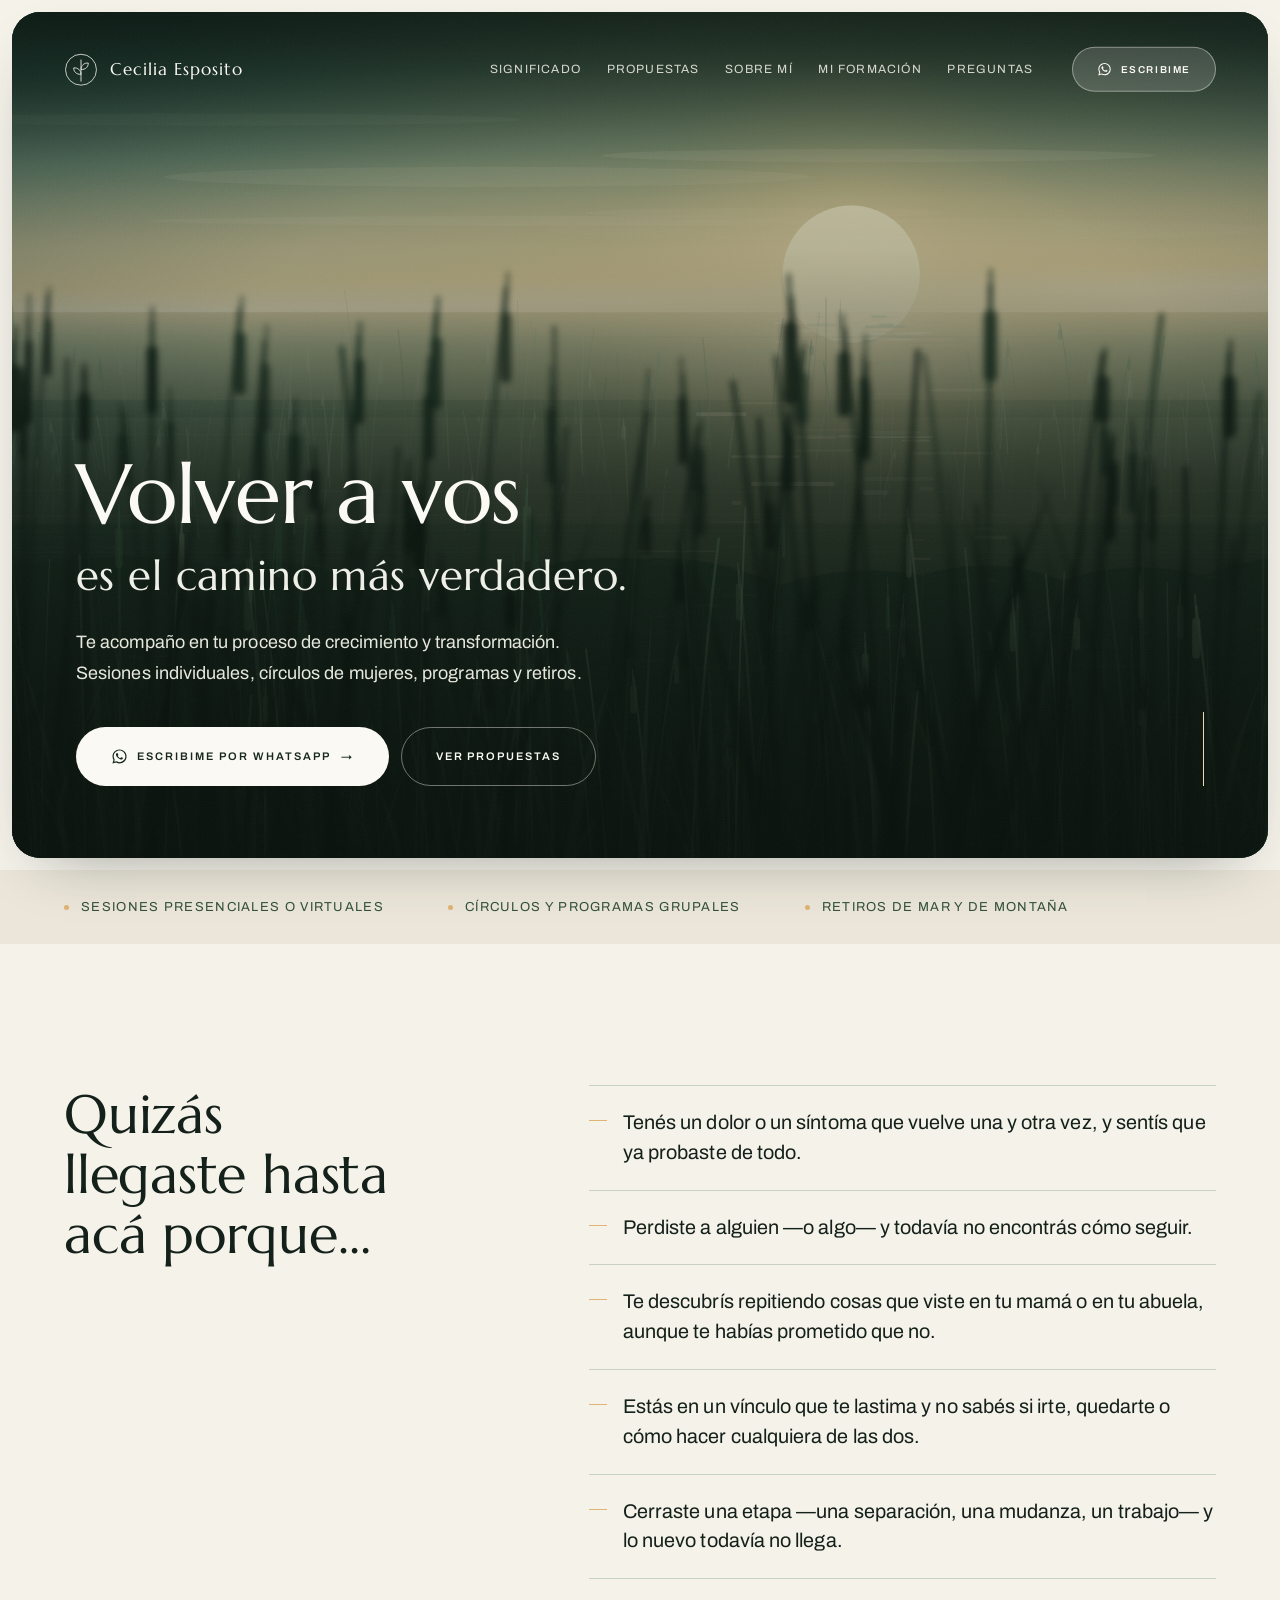
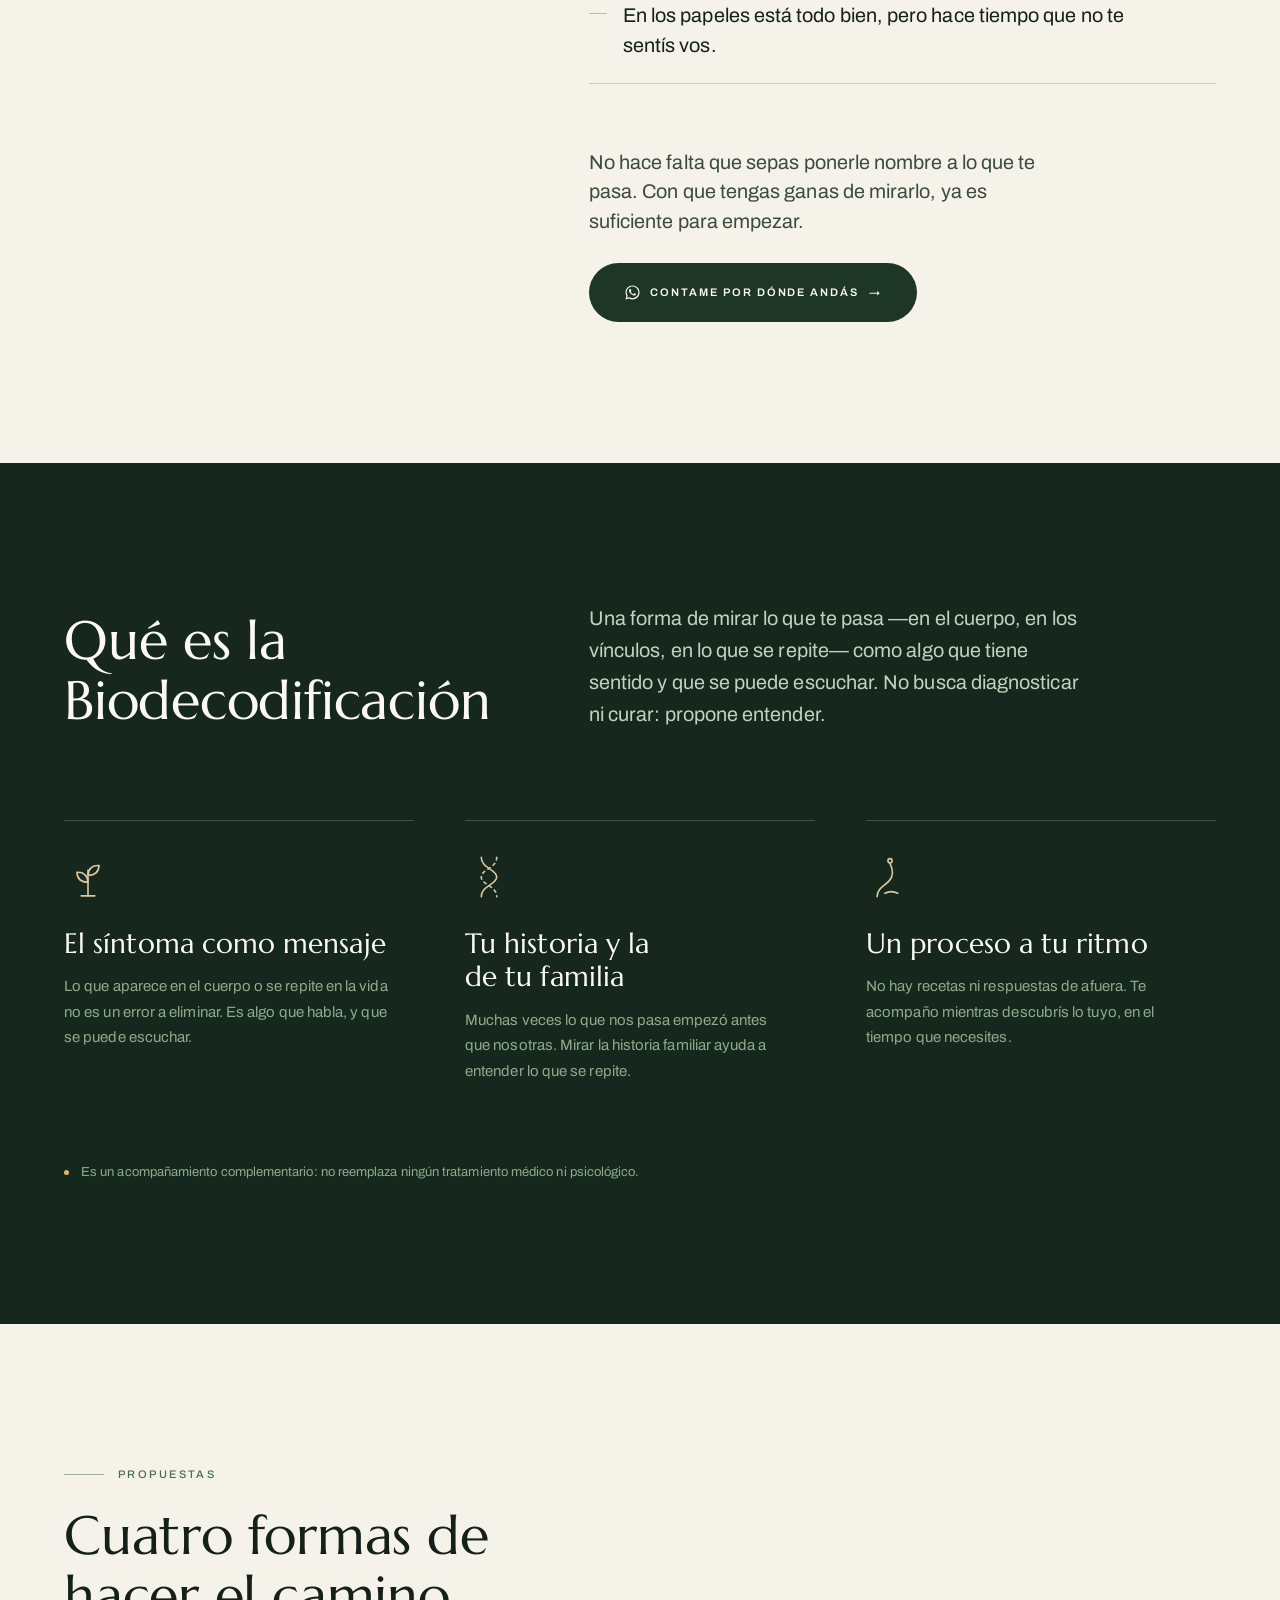
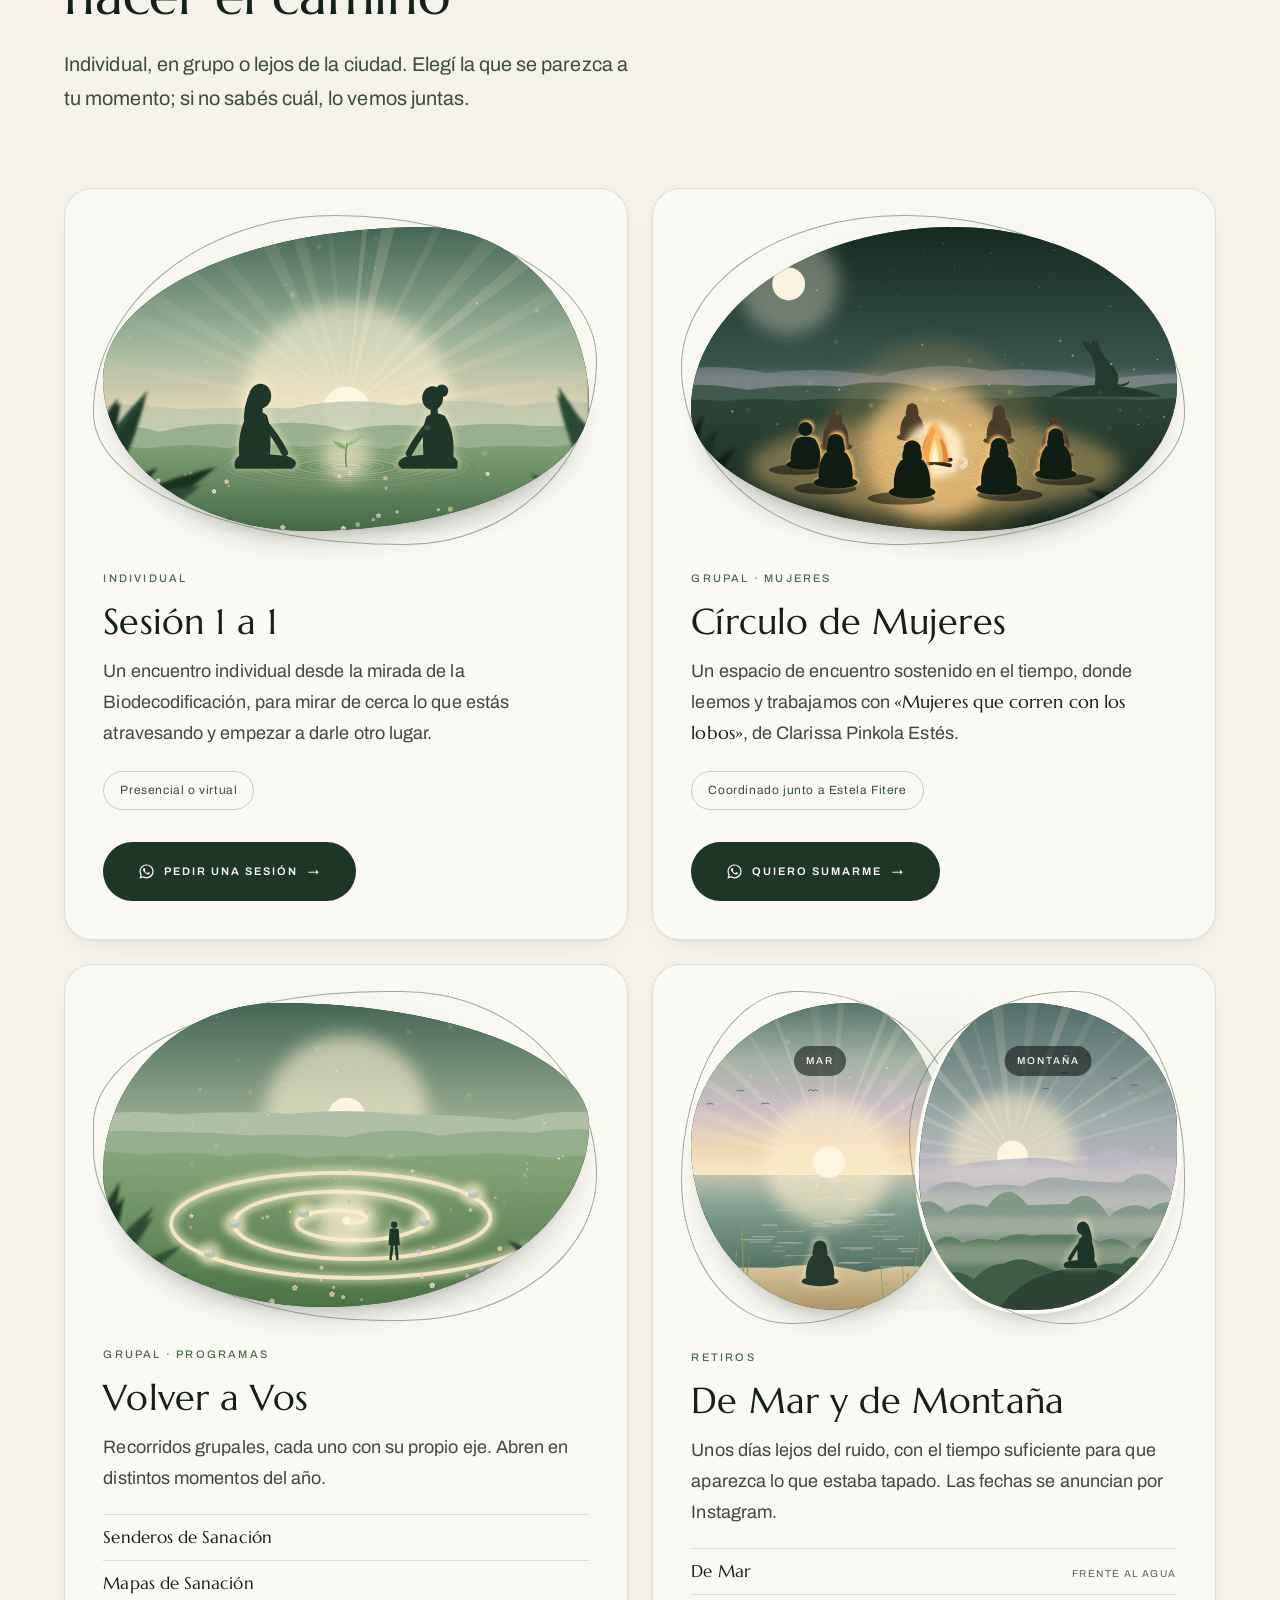
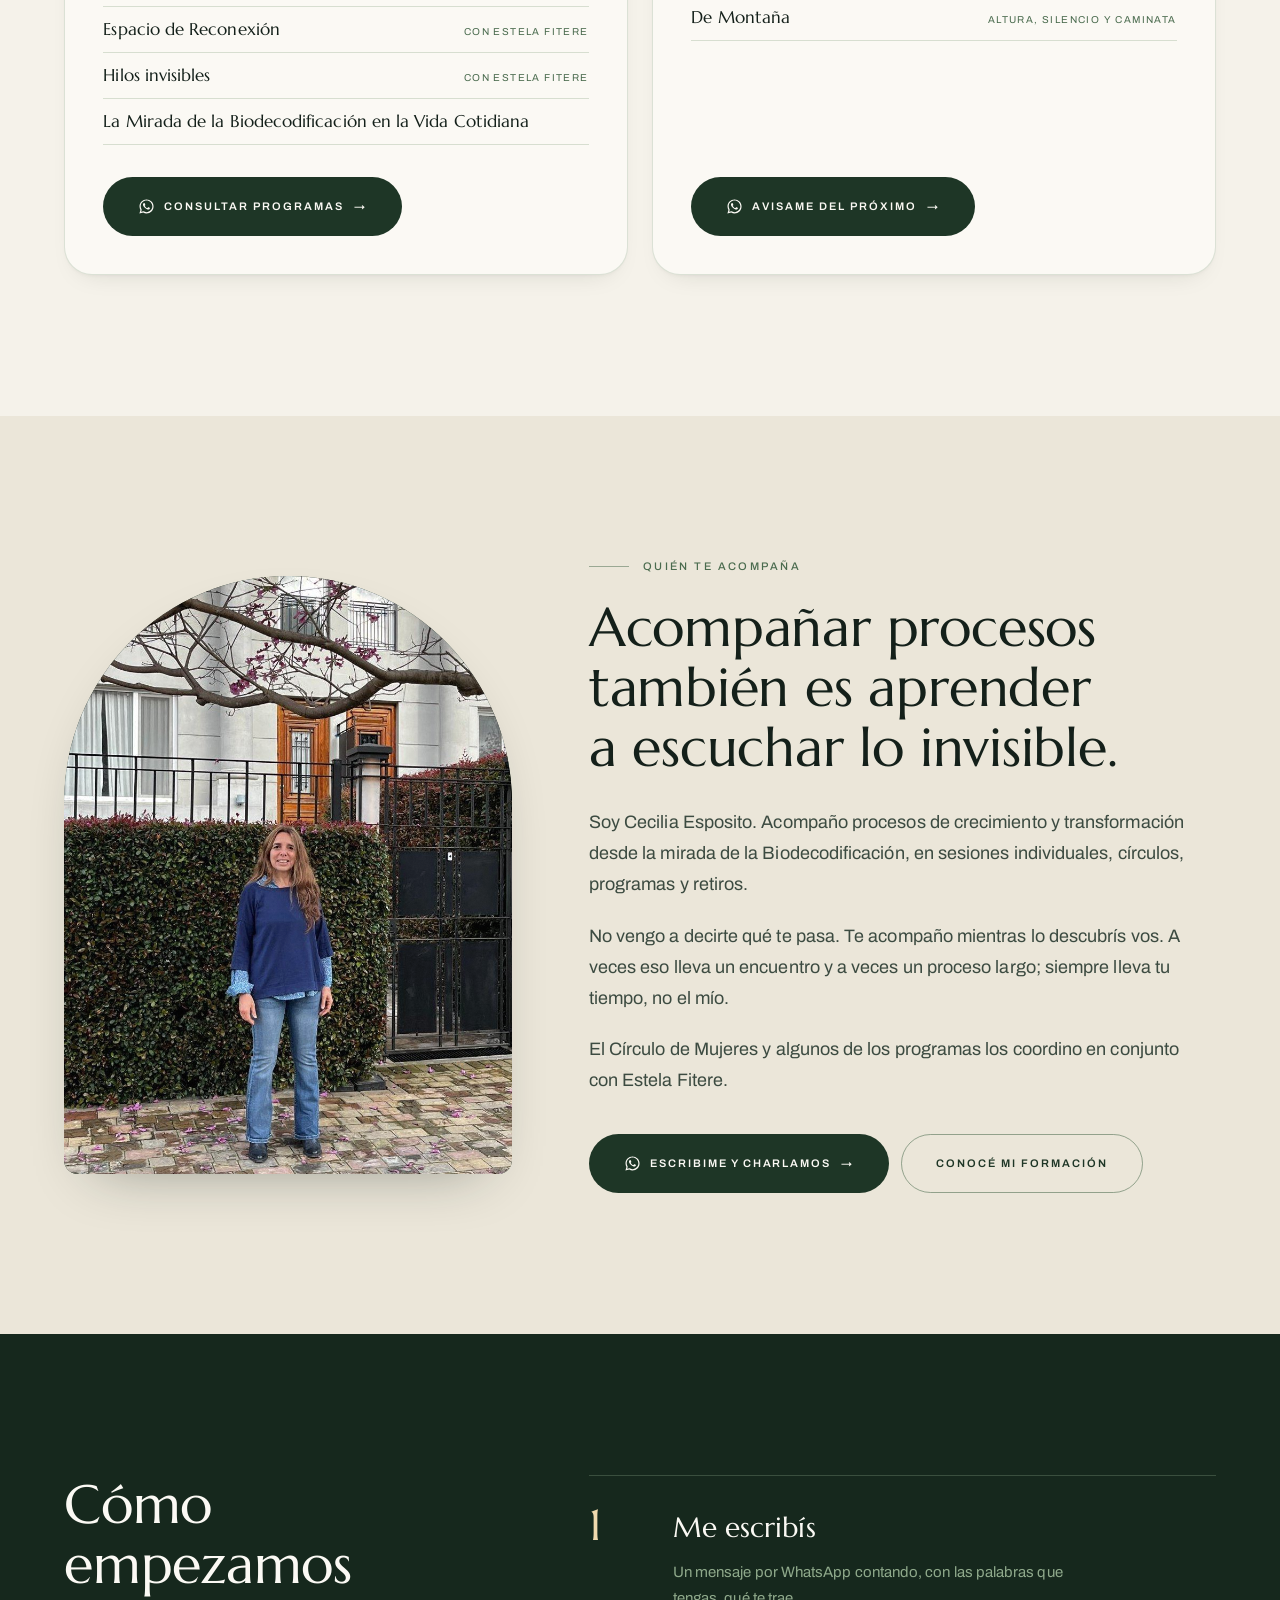
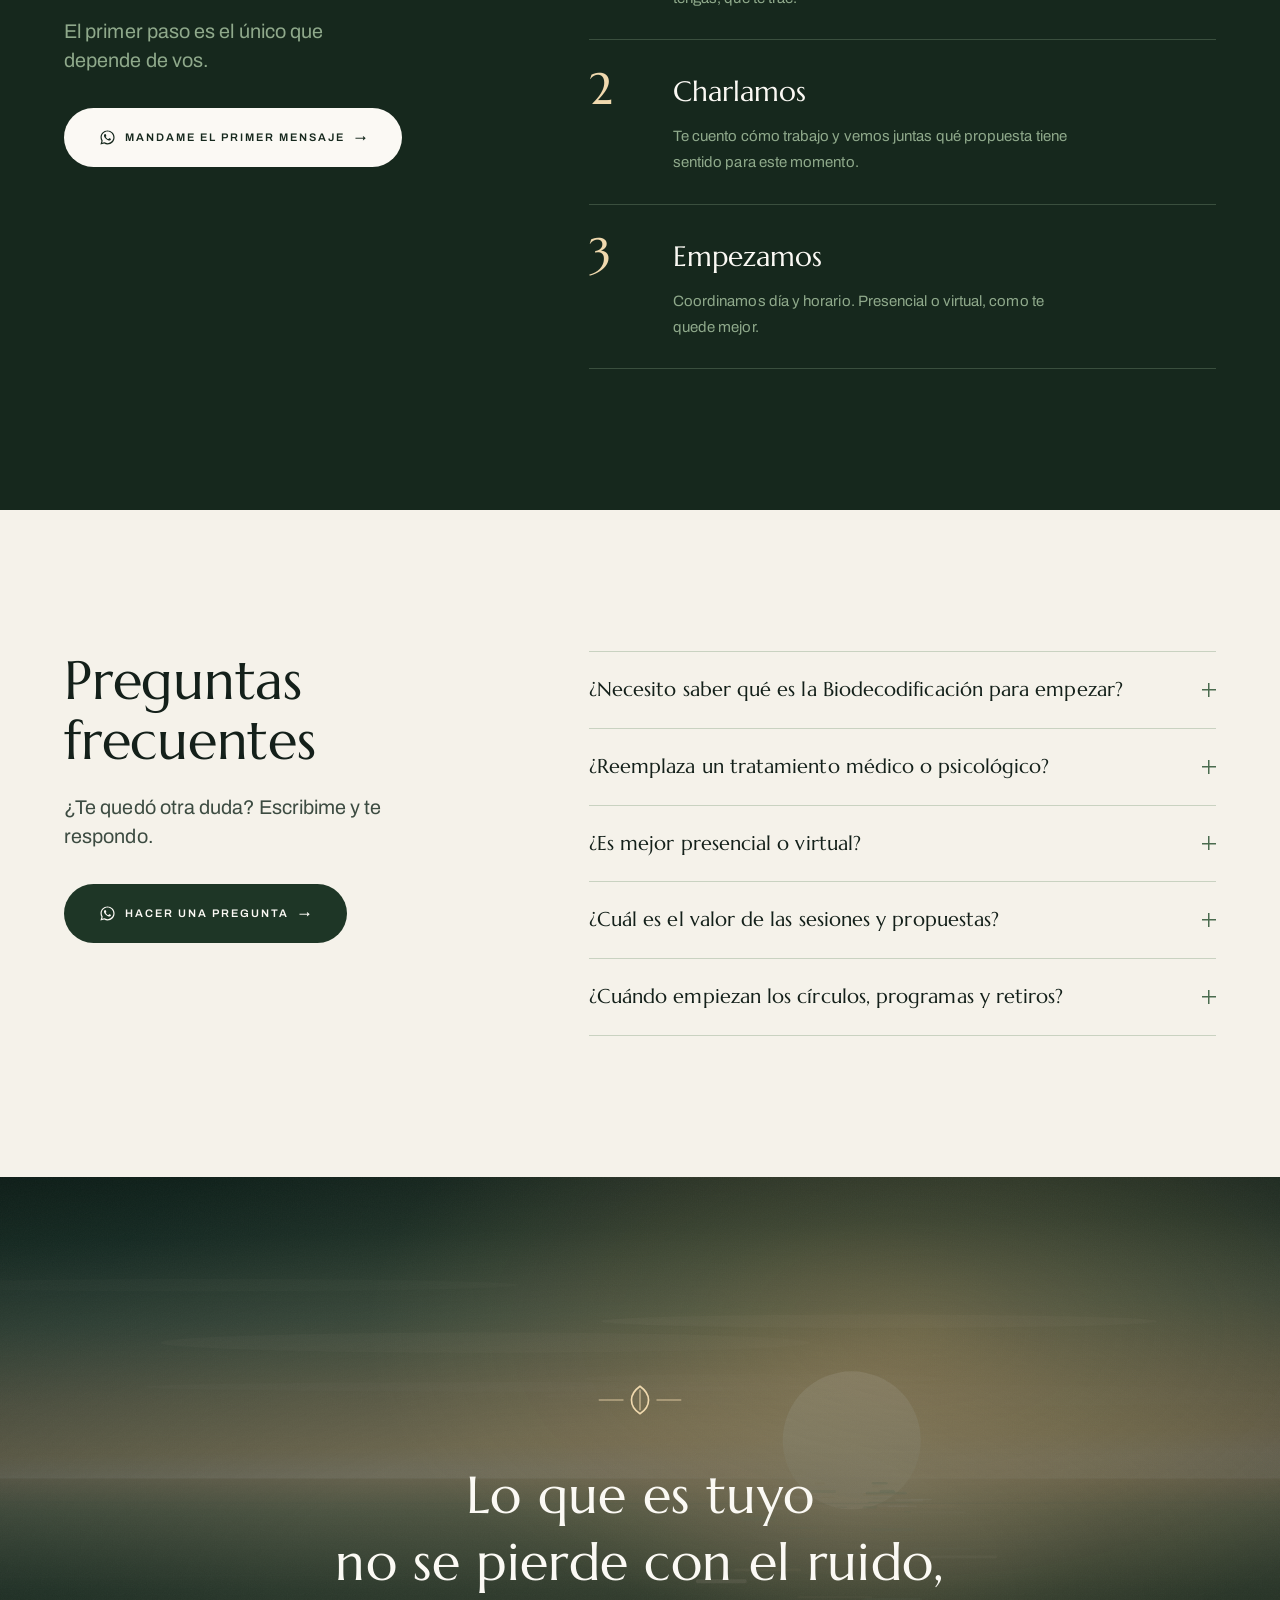
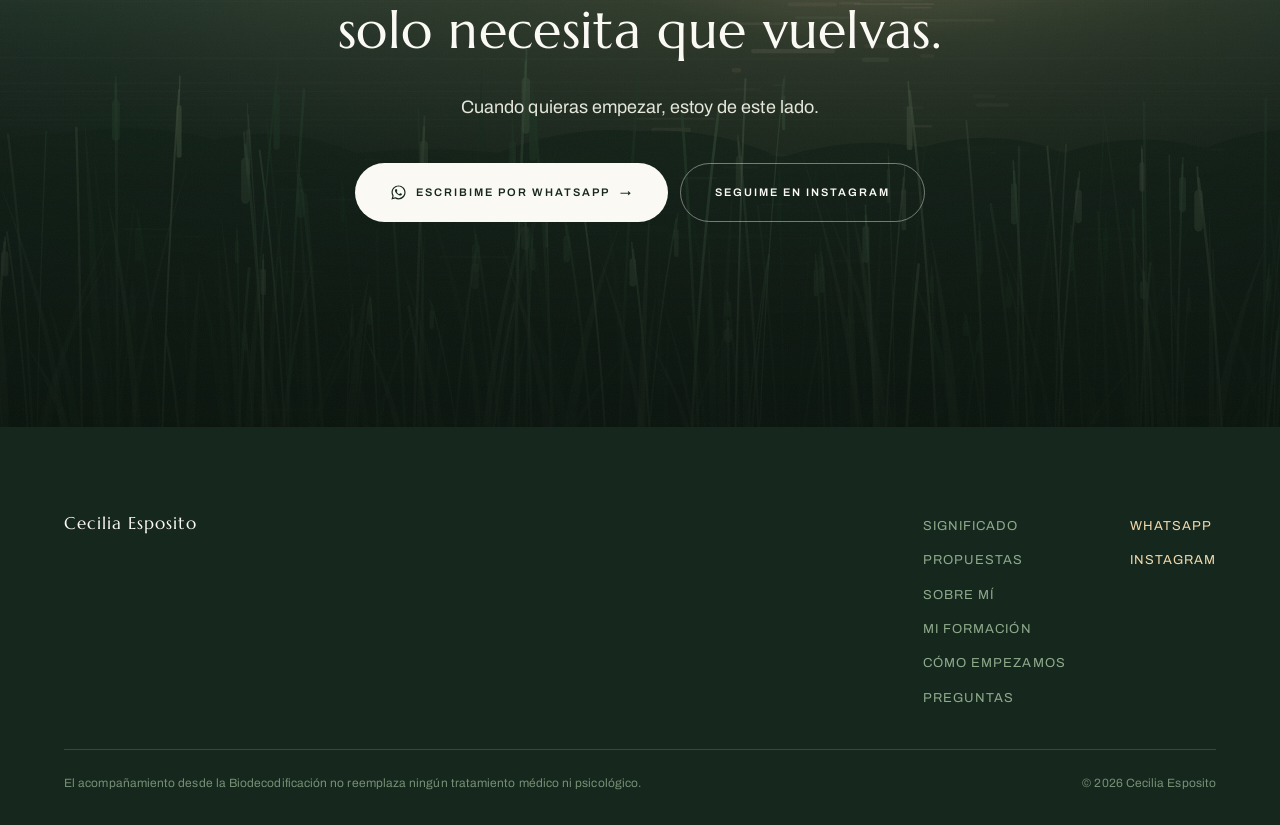
<file: index.html>
<!doctype html>
<!--
  DIRECCIÓN — Cecilia Esposito · Biodecodificación
  TESIS: un juncal al amanecer visto desde adentro. Bloques profundos de verde donde
    la imagen manda y el texto es poco y grande, alternados con bandas de marfil donde
    se lee sin esfuerzo. El verde es el material, no el detalle.
  MUNDO PROPIO: bosque #16281D, pino, musgo, salvia; marfil #F5F2EA; sol #E0B472 solo
    como luz. Marcellus romana para lo grande, Archivo para lo que se lee. Paneles de
    radio 28px, arco reservado al retrato, filetes de 1px.
  RECORRIDO (landing, no folleto): promesa → ¿te pasa esto? → qué es → las cuatro
    propuestas, comparables de un vistazo → quién te acompaña → cómo empezamos →
    preguntas → llamada final. Cada tramo termina en el mismo WhatsApp.
  PRIMER VIEWPORT: juncal al amanecer a sangre, sol saliendo arriba a la derecha;
    abajo a la izquierda "Volver a vos" enorme y la píldora de WhatsApp.
-->
<html lang="es-AR">
<head>
<meta charset="utf-8">
<meta name="viewport" content="width=device-width, initial-scale=1">
<title>Cecilia Esposito · Biodecodificación — Volver a vos</title>
<meta name="description" content="Acompañamiento desde la mirada de la Biodecodificación. Sesiones individuales presenciales o virtuales, Círculo de Mujeres, programas Volver a Vos y retiros de mar y de montaña.">
<meta name="theme-color" content="#16281D">
<meta property="og:type" content="website">
<meta property="og:locale" content="es_AR">
<meta property="og:title" content="Cecilia Esposito · Biodecodificación">
<meta property="og:description" content="Volver a vos es el camino más verdadero. Sesiones, círculos, programas y retiros.">
<meta property="og:image" content="assets/img/og.jpg">
<link rel="icon" href="assets/art/favicon.svg" type="image/svg+xml">
<link rel="preconnect" href="https://fonts.googleapis.com">
<link rel="preconnect" href="https://fonts.gstatic.com" crossorigin>
<link rel="preload" as="image" href="assets/art/hero-sky.svg">
<link href="https://fonts.googleapis.com/css2?family=Marcellus&family=Archivo:wght@400;500;600&display=swap" rel="stylesheet">
<link rel="stylesheet" href="assets/css/styles.css">
</head>
<body>
<a class="skip" href="#contenido">Ir al contenido</a>

<svg class="sprite" aria-hidden="true" focusable="false">
  <symbol id="wa" viewBox="0 0 24 24">
    <path d="M12.04 2c-5.46 0-9.9 4.44-9.9 9.9 0 1.75.46 3.45 1.32 4.95L2 22l5.3-1.39a9.86 9.86 0 0 0 4.74 1.21h.01c5.46 0 9.9-4.44 9.9-9.9 0-2.64-1.03-5.13-2.9-7A9.82 9.82 0 0 0 12.04 2Zm0 18.02h-.01a8.2 8.2 0 0 1-4.18-1.15l-.3-.18-3.11.82.83-3.04-.2-.31a8.19 8.19 0 0 1-1.26-4.37c0-4.54 3.7-8.23 8.24-8.23 2.2 0 4.27.86 5.82 2.42a8.18 8.18 0 0 1 2.41 5.82c0 4.54-3.69 8.22-8.24 8.22Zm4.52-6.16c-.25-.13-1.47-.72-1.69-.8-.23-.09-.39-.13-.56.12s-.64.8-.79.97c-.14.16-.29.19-.54.06-.25-.12-1.05-.38-1.99-1.23-.74-.65-1.23-1.46-1.38-1.71-.14-.25-.01-.38.11-.51.11-.11.25-.29.37-.44.13-.15.17-.25.25-.42.09-.16.04-.31-.02-.44-.06-.12-.56-1.35-.77-1.84-.2-.49-.4-.42-.55-.43h-.47c-.16 0-.42.06-.64.31-.22.25-.84.82-.84 2s.86 2.32.98 2.48c.12.16 1.69 2.58 4.1 3.62.57.25 1.02.39 1.37.5.57.19 1.1.16 1.51.1.46-.07 1.42-.58 1.62-1.14.2-.56.2-1.04.14-1.14-.06-.11-.22-.17-.47-.29Z"/>
  </symbol>
  <symbol id="hoja" viewBox="0 0 64 26">
    <path d="M2 13h18M44 13h18" stroke="currentColor" stroke-width="1" opacity=".55" fill="none"/>
    <path d="M32 3c4.4 3.2 6.2 6.5 6.2 10S36.4 20.2 32 23c-4.4-2.8-6.2-6.5-6.2-10S27.6 6.2 32 3Z" fill="none" stroke="currentColor" stroke-width="1.2" stroke-linejoin="round"/>
    <path d="M32 5.5v15" stroke="currentColor" stroke-width="1" opacity=".7" fill="none"/>
  </symbol>
</svg>


<!-- ============ NAVEGACIÓN ============ -->
<header class="nav" id="nav">
  <div class="nav__inner">
    <a class="mark" href="#top" aria-label="Cecilia Esposito, inicio">
      <svg class="mark__glyph" viewBox="0 0 40 40" aria-hidden="true" focusable="false">
        <circle cx="20" cy="20" r="18.2" fill="none" stroke="currentColor" stroke-width="1"/>
        <path d="M20 33.5C20 26 20 18 20 8.5" fill="none" stroke="currentColor" stroke-width="1.1" stroke-linecap="round"/>
        <path d="M20 25.5c-5.6 0-8.4-3-8.6-7.6 4.9-.5 8.4 2.4 8.6 7.6Z" fill="none" stroke="currentColor" stroke-width="1.1" stroke-linejoin="round"/>
        <path d="M20 19.8c5.6 0 8.4-3 8.6-7.6-4.9-.5-8.4 2.4-8.6 7.6Z" fill="none" stroke="currentColor" stroke-width="1.1" stroke-linejoin="round"/>
      </svg>
      <span class="mark__text">
        <span class="mark__name">Cecilia Esposito</span>
      </span>
    </a>

    <nav class="nav__links" aria-label="Secciones">
      <a href="#enfoque">Significado</a>
      <a href="#propuestas">Propuestas</a>
      <a href="#sobre-mi">Sobre mí</a>
      <a href="formacion.html">Mi formación</a>
      <a href="#preguntas">Preguntas</a>
    </nav>

    <a class="btn btn--sm js-wa" data-msg="general" href="#"><svg class="btn__wa" aria-hidden="true"><use href="#wa"></use></svg>Escribime</a>

    <button class="burger" id="burger" aria-expanded="false" aria-controls="menu" aria-label="Abrir el menú">
      <span></span><span></span>
    </button>
  </div>
</header>

<div class="menu" id="menu" hidden>
  <nav class="menu__links" aria-label="Secciones">
    <a href="#enfoque">Significado</a>
    <a href="#propuestas">Propuestas</a>
    <a href="#sobre-mi">Sobre mí</a>
    <a href="formacion.html">Mi formación</a>
    <a href="#empezar">Cómo empezamos</a>
    <a href="#preguntas">Preguntas frecuentes</a>
  </nav>
  <a class="btn js-wa" data-msg="general" href="#"><svg class="btn__wa" aria-hidden="true"><use href="#wa"></use></svg>Escribime por WhatsApp</a>
</div>

<main id="top">

<!-- ============ 1. HERO · la promesa ============ -->
<section class="hero" id="contenido">
  <div class="hero__panel">
    <div class="scene scene--hero" data-parallax>
      <img class="scene__layer" src="assets/art/hero-sky.svg" alt="" aria-hidden="true" data-depth="0">
      <img class="scene__layer" src="assets/art/hero-far.svg" alt="" aria-hidden="true" data-depth="6">
      <img class="scene__layer" src="assets/art/hero-mid.svg" alt="" aria-hidden="true" data-depth="16">
      <img class="scene__layer scene__layer--near" src="assets/art/hero-near.svg" alt="" aria-hidden="true" data-depth="34">
      <div class="scene__photo" data-slot="hero"></div>
      <div class="scene__veil"></div>
    </div>

    <div class="hero__body">
      <h1 class="hero__title reveal">
        <span class="hero__title-lead">Volver a vos</span>
        <span class="hero__title-rest">es el camino más&nbsp;verdadero.</span>
      </h1>
      <p class="hero__lead reveal">
        Te acompaño en tu proceso de crecimiento y transformación.
        Sesiones individuales, círculos de mujeres, programas y retiros.
      </p>
      <div class="hero__actions reveal">
        <a class="btn btn--light js-wa" data-msg="general" href="#">
          <svg class="btn__wa" aria-hidden="true"><use href="#wa"></use></svg>Escribime por WhatsApp <span class="btn__arrow" aria-hidden="true">→</span>
        </a>
        <a class="btn btn--ghost-light" href="#propuestas">Ver propuestas</a>
      </div>
    </div>

    <div class="hero__cue" aria-hidden="true"><span></span></div>
  </div>
</section>

<!-- ============ FRANJA · la oferta en una línea ============ -->
<section class="strip" aria-label="En resumen">
  <ul class="strip__list">
    <li class="reveal">Sesiones presenciales o virtuales</li>
    <li class="reveal">Círculos y programas grupales</li>
    <li class="reveal">Retiros de mar y de montaña</li>
  </ul>
</section>

<!-- ============ 2. ¿TE PASA ESTO? · el problema ============ -->
<section class="paraquien" id="para-vos">
  <div class="wrap paraquien__grid">
    <h2 class="h2 reveal">Quizás llegaste hasta acá porque&hellip;</h2>
    <ul class="paraquien__list">
      <li class="reveal">Tenés un dolor o un síntoma que vuelve una y otra vez, y sentís que ya probaste de todo.</li>
      <li class="reveal">Perdiste a alguien —o algo— y todavía no encontrás cómo seguir.</li>
      <li class="reveal">Te descubrís repitiendo cosas que viste en tu mamá o en tu abuela, aunque te habías prometido que no.</li>
      <li class="reveal">Estás en un vínculo que te lastima y no sabés si irte, quedarte o cómo hacer cualquiera de las dos.</li>
      <li class="reveal">Cerraste una etapa —una separación, una mudanza, un trabajo— y lo nuevo todavía no llega.</li>
      <li class="reveal">En los papeles está todo bien, pero hace tiempo que no te sentís vos.</li>
    </ul>
    <div class="paraquien__cierre reveal">
      <p>No hace falta que sepas ponerle nombre a lo que te pasa. Con que tengas ganas de mirarlo, ya es suficiente para empezar.</p>
      <a class="btn js-wa" data-msg="general" href="#"><svg class="btn__wa" aria-hidden="true"><use href="#wa"></use></svg>Contame por dónde andás <span class="btn__arrow" aria-hidden="true">→</span></a>
    </div>
  </div>
</section>

<!-- ============ 3. QUÉ ES · el enfoque ============ -->
<section class="enfoque" id="enfoque">
  <div class="wrap">
    <div class="enfoque__head">
      <h2 class="h2 h2--light reveal">Qué es la Biodecodificación</h2>
      <p class="enfoque__lead reveal">
        Una forma de mirar lo que te pasa —en el cuerpo, en los vínculos, en lo que se
        repite— como algo que tiene sentido y que se puede escuchar. No busca
        diagnosticar ni curar: propone entender.
      </p>
    </div>

    <ul class="pilares">
      <li class="pilar reveal">
        <svg class="pilar__glyph" viewBox="0 0 56 56" fill="none" stroke="currentColor" stroke-width="1.9" stroke-linecap="round" stroke-linejoin="round" aria-hidden="true"><path d="M28 50V20"/><path d="M28 34c-8.5 0-12.6-4.5-12.9-11.4 7.4-.7 12.6 3.6 12.9 11.4Z"/><path d="M28 26c8.5 0 12.6-4.5 12.9-11.4-7.4-.7-12.6 3.6-12.9 11.4Z"/><path d="M20 50h16"/></svg>
        <h3>El síntoma como mensaje</h3>
        <p>Lo que aparece en el cuerpo o se repite en la vida no es un error a eliminar. Es algo que habla, y que se puede escuchar.</p>
      </li>
      <li class="pilar reveal">
        <svg class="pilar__glyph" viewBox="0 0 56 56" fill="none" stroke="currentColor" stroke-width="1.9" stroke-linecap="round" stroke-linejoin="round" aria-hidden="true"><path d="M19 5c0 13 18 14 18 23S19 38 19 51"/><path d="M37 5c0 13-18 14-18 23s18 10 18 23" stroke-dasharray="3 4.5"/></svg>
        <h3>Tu historia y la de tu familia</h3>
        <p>Muchas veces lo que nos pasa empezó antes que nosotras. Mirar la historia familiar ayuda a entender lo que se repite.</p>
      </li>
      <li class="pilar reveal">
        <svg class="pilar__glyph" viewBox="0 0 56 56" fill="none" stroke="currentColor" stroke-width="1.9" stroke-linecap="round" stroke-linejoin="round" aria-hidden="true"><path d="M13 51c0-10 9-13 14-18.5S32 20 28 12"/><circle cx="28" cy="9" r="2.4"/><path d="M22 47c5-2.5 10-2.5 15 0"/></svg>
        <h3>Un proceso a tu ritmo</h3>
        <p>No hay recetas ni respuestas de afuera. Te acompaño mientras descubrís lo tuyo, en el tiempo que necesites.</p>
      </li>
    </ul>

    <p class="enfoque__nota reveal">Es un acompañamiento complementario: no reemplaza ningún tratamiento médico ni psicológico.</p>
  </div>
</section>

<!-- ============ 4. PROPUESTAS · la oferta, comparable ============ -->
<section class="propuestas" id="propuestas">
  <div class="wrap">
    <header class="sec-head">
      <p class="kicker reveal">Propuestas</p>
      <h2 class="h2 reveal">Cuatro formas de hacer el camino</h2>
      <p class="lead reveal">Individual, en grupo o lejos de la ciudad. Elegí la que se parezca a tu momento; si no sabés cuál, lo vemos juntas.</p>
    </header>

    <div class="ofertas">

      <article class="oferta reveal" id="sesiones">
        <div class="oferta__media">
          <div class="piedra piedra--sesion">
            <div class="scene scene--oferta">
              <img class="scene__layer" loading="lazy" decoding="async" src="assets/art/sesion.svg" alt="" aria-hidden="true">
              <div class="scene__photo" data-slot="sesion"></div>
            </div>
          </div>
        </div>
        <div class="oferta__body">
          <p class="oferta__tipo">Individual</p>
          <h3 class="oferta__titulo">Sesión 1 a 1</h3>
          <p class="oferta__texto">Un encuentro individual desde la mirada de la Biodecodificación, para mirar de cerca lo que estás atravesando y empezar a darle otro lugar.</p>
          <ul class="oferta__datos">
            <li>Presencial o virtual</li>
          </ul>
          <a class="btn js-wa" data-msg="sesion" href="#"><svg class="btn__wa" aria-hidden="true"><use href="#wa"></use></svg>Pedir una sesión <span class="btn__arrow" aria-hidden="true">→</span></a>
        </div>
      </article>

      <article class="oferta reveal" id="circulo">
        <div class="oferta__media">
          <div class="piedra piedra--circulo">
            <div class="scene scene--oferta">
              <img class="scene__layer" loading="lazy" decoding="async" src="assets/art/circulo.svg" alt="" aria-hidden="true">
              <div class="scene__photo" data-slot="circulo"></div>
            </div>
          </div>
        </div>
        <div class="oferta__body">
          <p class="oferta__tipo">Grupal · Mujeres</p>
          <h3 class="oferta__titulo">Círculo de Mujeres</h3>
          <p class="oferta__texto">Un espacio de encuentro sostenido en el tiempo, donde leemos y trabajamos con <em>«Mujeres que corren con los lobos»</em>, de Clarissa Pinkola Estés.</p>
          <ul class="oferta__datos">
            <li>Coordinado junto a Estela Fitere</li>
          </ul>
          <a class="btn js-wa" data-msg="circulo" href="#"><svg class="btn__wa" aria-hidden="true"><use href="#wa"></use></svg>Quiero sumarme <span class="btn__arrow" aria-hidden="true">→</span></a>
        </div>
      </article>

      <article class="oferta reveal" id="programas">
        <div class="oferta__media">
          <div class="piedra piedra--programas">
            <div class="scene scene--oferta">
              <img class="scene__layer" loading="lazy" decoding="async" src="assets/art/programas.svg" alt="" aria-hidden="true">
              <div class="scene__photo" data-slot="programas"></div>
            </div>
          </div>
        </div>
        <div class="oferta__body">
          <p class="oferta__tipo">Grupal · Programas</p>
          <h3 class="oferta__titulo">Volver a Vos</h3>
          <p class="oferta__texto">Recorridos grupales, cada uno con su propio eje. Abren en distintos momentos del año.</p>
          <ul class="oferta__programas">
            <li>Senderos de Sanación</li>
            <li>Mapas de Sanación</li>
            <li>Espacio de Reconexión <span>con Estela Fitere</span></li>
            <li>Hilos invisibles <span>con Estela Fitere</span></li>
            <li>La Mirada de la Biodecodificación en la Vida Cotidiana</li>
          </ul>
          <a class="btn js-wa" data-msg="programas" href="#"><svg class="btn__wa" aria-hidden="true"><use href="#wa"></use></svg>Consultar programas <span class="btn__arrow" aria-hidden="true">→</span></a>
        </div>
      </article>

      <article class="oferta reveal" id="retiros">
        <div class="oferta__media oferta__media--doble">
          <div class="piedra piedra--mar">
            <div class="scene scene--oferta">
              <img class="scene__layer" loading="lazy" decoding="async" src="assets/art/mar.svg" alt="" aria-hidden="true">
              <div class="scene__photo" data-slot="mar"></div>
            </div>
            <span class="oferta__rotulo">Mar</span>
          </div>
          <div class="piedra piedra--montana">
            <div class="scene scene--oferta">
              <img class="scene__layer" loading="lazy" decoding="async" src="assets/art/montana.svg" alt="" aria-hidden="true">
              <div class="scene__photo" data-slot="montana"></div>
            </div>
            <span class="oferta__rotulo">Montaña</span>
          </div>
        </div>
        <div class="oferta__body">
          <p class="oferta__tipo">Retiros</p>
          <h3 class="oferta__titulo">De Mar y de Montaña</h3>
          <p class="oferta__texto">Unos días lejos del ruido, con el tiempo suficiente para que aparezca lo que estaba tapado. Las fechas se anuncian por Instagram.</p>
          <ul class="oferta__programas">
            <li>De Mar <span>Frente al agua</span></li>
            <li>De Montaña <span>Altura, silencio y caminata</span></li>
          </ul>
          <a class="btn js-wa" data-msg="retiros" href="#"><svg class="btn__wa" aria-hidden="true"><use href="#wa"></use></svg>Avisame del próximo <span class="btn__arrow" aria-hidden="true">→</span></a>
        </div>
      </article>

    </div>
  </div>
</section>

<!-- ============ 5. SOBRE MÍ · quién te acompaña ============ -->
<section class="mirada" id="sobre-mi">
  <div class="wrap mirada__grid">
    <figure class="arch reveal">
      <div class="scene scene--arch">
        <img class="scene__layer" loading="lazy" decoding="async" src="assets/art/retrato.svg" alt="" aria-hidden="true">
        <div class="scene__photo" data-slot="retrato" data-alt="Cecilia Esposito de pie en una vereda arbolada, bajo un lapacho en flor"></div>
      </div>
    </figure>

    <div class="mirada__text">
      <p class="kicker reveal">Quién te acompaña</p>
      <h2 class="h2 reveal">Acompañar procesos también es aprender a escuchar lo&nbsp;invisible.</h2>
      <div class="prose">
        <p class="reveal">Soy Cecilia Esposito. Acompaño procesos de crecimiento y transformación desde la mirada de la Biodecodificación, en sesiones individuales, círculos, programas y retiros.</p>
        <p class="reveal">No vengo a decirte qué te pasa. Te acompaño mientras lo descubrís vos. A veces eso lleva un encuentro y a veces un proceso largo; siempre lleva tu tiempo, no el mío.</p>
        <p class="reveal">El Círculo de Mujeres y algunos de los programas los coordino en conjunto con Estela Fitere.</p>
      </div>
      <div class="mirada__acciones reveal">
        <a class="btn js-wa" data-msg="general" href="#"><svg class="btn__wa" aria-hidden="true"><use href="#wa"></use></svg>Escribime y charlamos <span class="btn__arrow" aria-hidden="true">→</span></a>
        <a class="btn btn--ghost" href="formacion.html">Conocé mi formación</a>
      </div>
    </div>
  </div>
</section>

<!--
  ============ TESTIMONIOS (listo para activar) ============
  Una landing gana mucho con dos o tres testimonios reales. No hay ninguno
  confirmado todavía, así que esta sección está apagada: nunca inventar uno.
  Para activarla: pedir permiso a quien lo escribió, reemplazar los textos,
  y borrar las líneas de apertura y cierre de este comentario.

<section class="testimonios">
  <div class="wrap">
    <h2 class="h2 reveal">Lo que dicen quienes hicieron el camino</h2>
    <ul class="testimonios__lista">
      <li class="testimonio reveal">
        <blockquote>«Texto real del testimonio, con permiso de quien lo escribió.»</blockquote>
        <p class="testimonio__firma">Nombre o inicial · Propuesta que hizo</p>
      </li>
    </ul>
  </div>
</section>
-->

<!-- ============ 6. CÓMO EMPEZAMOS · el plan ============ -->
<section class="pasos" id="empezar">
  <div class="wrap pasos__grid">
    <div class="pasos__head">
      <h2 class="h2 h2--light reveal">Cómo empezamos</h2>
      <p class="reveal">El primer paso es el único que depende de vos.</p>
      <a class="btn btn--light js-wa reveal" data-msg="general" href="#"><svg class="btn__wa" aria-hidden="true"><use href="#wa"></use></svg>Mandame el primer mensaje <span class="btn__arrow" aria-hidden="true">→</span></a>
    </div>
    <ol class="pasos__list">
      <li class="paso reveal">
        <h3>Me escribís</h3>
        <p>Un mensaje por WhatsApp contando, con las palabras que tengas, qué te trae.</p>
      </li>
      <li class="paso reveal">
        <h3>Charlamos</h3>
        <p>Te cuento cómo trabajo y vemos juntas qué propuesta tiene sentido para este momento.</p>
      </li>
      <li class="paso reveal">
        <h3>Empezamos</h3>
        <p>Coordinamos día y horario. Presencial o virtual, como te quede mejor.</p>
      </li>
    </ol>
  </div>
</section>

<!-- ============ 7. PREGUNTAS · las objeciones ============ -->
<section class="preguntas" id="preguntas">
  <div class="wrap preguntas__grid">
    <div class="preguntas__head">
      <h2 class="h2 reveal">Preguntas frecuentes</h2>
      <p class="reveal">¿Te quedó otra duda? Escribime y te respondo.</p>
      <a class="btn js-wa reveal" data-msg="pregunta" href="#"><svg class="btn__wa" aria-hidden="true"><use href="#wa"></use></svg>Hacer una pregunta <span class="btn__arrow" aria-hidden="true">→</span></a>
    </div>

    <div class="faq">
      <details class="faq__item reveal" name="faq">
        <summary>¿Necesito saber qué es la Biodecodificación para empezar?</summary>
        <div class="faq__a"><p>No. No hace falta conocerla ni tener claro qué te pasa. Alcanza con querer mirarlo; lo demás lo vamos viendo juntas.</p></div>
      </details>
      <details class="faq__item reveal" name="faq">
        <summary>¿Reemplaza un tratamiento médico o psicológico?</summary>
        <div class="faq__a"><p>No. Es un acompañamiento complementario. No reemplaza ni interrumpe ningún tratamiento que estés haciendo.</p></div>
      </details>
      <details class="faq__item reveal" name="faq">
        <summary>¿Es mejor presencial o virtual?</summary>
        <div class="faq__a"><p>Las dos modalidades sostienen el mismo trabajo. Elegís la que te quede más cómoda; si es presencial, te paso la dirección cuando coordinamos.</p></div>
      </details>
      <details class="faq__item reveal" name="faq">
        <summary>¿Cuál es el valor de las sesiones y propuestas?</summary>
        <div class="faq__a"><p>Depende de la propuesta y se actualiza. Escribime y te paso la información al día.</p></div>
      </details>
      <details class="faq__item reveal" name="faq">
        <summary>¿Cuándo empiezan los círculos, programas y retiros?</summary>
        <div class="faq__a"><p>Abren en distintos momentos del año. Las fechas se anuncian por Instagram, y si me escribís te aviso cuando abra el que te interesa.</p></div>
      </details>
    </div>
  </div>
</section>

<!-- ============ 8. LLAMADA FINAL ============ -->
<section class="cierre">
  <div class="scene scene--cierre" data-parallax>
    <img class="scene__layer" loading="lazy" decoding="async" src="assets/art/hero-sky.svg" alt="" aria-hidden="true" data-depth="0">
    <img class="scene__layer" loading="lazy" decoding="async" src="assets/art/hero-mid.svg" alt="" aria-hidden="true" data-depth="12">
    <div class="scene__veil scene__veil--full"></div>
  </div>
  <div class="cierre__body">
    <svg class="cierre__hoja reveal" aria-hidden="true"><use href="#hoja"></use></svg>
    <h2 class="cierre__quote reveal">
      <span>Lo que es tuyo</span>
      <span>no se pierde con el ruido,</span>
      <span>solo necesita que vuelvas.</span>
    </h2>
    <p class="cierre__lead reveal">Cuando quieras empezar, estoy de este lado.</p>
    <div class="cierre__actions reveal">
      <a class="btn btn--light js-wa" data-msg="general" href="#"><svg class="btn__wa" aria-hidden="true"><use href="#wa"></use></svg>Escribime por WhatsApp <span class="btn__arrow" aria-hidden="true">→</span></a>
      <a class="btn btn--ghost-light" href="https://www.instagram.com/ceciliaesposito2/" target="_blank" rel="noopener">Seguime en Instagram</a>
    </div>
  </div>
</section>

</main>

<!-- ============ PIE ============ -->
<footer class="pie">
  <div class="wrap pie__grid">
    <div class="pie__brand">
      <span class="mark__name">Cecilia Esposito</span>
    </div>
    <nav class="pie__nav" aria-label="Pie">
      <a href="#enfoque">Significado</a>
      <a href="#propuestas">Propuestas</a>
      <a href="#sobre-mi">Sobre mí</a>
      <a href="formacion.html">Mi formación</a>
      <a href="#empezar">Cómo empezamos</a>
      <a href="#preguntas">Preguntas</a>
    </nav>
    <div class="pie__contact">
      <a class="js-wa" data-msg="general" href="#">WhatsApp</a>
      <a href="https://www.instagram.com/ceciliaesposito2/" target="_blank" rel="noopener">Instagram</a>
    </div>
  </div>
  <div class="wrap pie__fine">
    <p>El acompañamiento desde la Biodecodificación no reemplaza ningún tratamiento médico ni psicológico.</p>
    <p>© <span id="anio">2026</span> Cecilia Esposito</p>
  </div>
</footer>

<a class="fab js-wa" data-msg="general" href="#" aria-label="Escribir por WhatsApp">
  <svg class="fab__wa" aria-hidden="true"><use href="#wa"></use></svg>
</a>

<script src="assets/js/main.js" defer></script>
<script type="application/ld+json">
{
  "@context": "https://schema.org",
  "@graph": [
    {
      "@type": "Person",
      "name": "Cecilia Esposito",
      "jobTitle": "Biodecodificación",
      "description": "Acompañamiento de procesos desde la mirada de la Biodecodificación: sesiones individuales, círculos de mujeres, programas y retiros.",
      "sameAs": ["https://www.instagram.com/ceciliaesposito2/"]
    },
    {
      "@type": "FAQPage",
      "mainEntity": [
        { "@type": "Question", "name": "¿Necesito saber qué es la Biodecodificación para empezar?",
          "acceptedAnswer": { "@type": "Answer", "text": "No. No hace falta conocerla ni tener claro qué te pasa. Alcanza con querer mirarlo; lo demás lo vamos viendo juntas." } },
        { "@type": "Question", "name": "¿Reemplaza un tratamiento médico o psicológico?",
          "acceptedAnswer": { "@type": "Answer", "text": "No. Es un acompañamiento complementario. No reemplaza ni interrumpe ningún tratamiento que estés haciendo." } },
        { "@type": "Question", "name": "¿Es mejor presencial o virtual?",
          "acceptedAnswer": { "@type": "Answer", "text": "Las dos modalidades sostienen el mismo trabajo. Elegís la que te quede más cómoda; si es presencial, te paso la dirección cuando coordinamos." } },
        { "@type": "Question", "name": "¿Cuál es el valor de las sesiones y propuestas?",
          "acceptedAnswer": { "@type": "Answer", "text": "Depende de la propuesta y se actualiza. Escribime y te paso la información al día." } },
        { "@type": "Question", "name": "¿Cuándo empiezan los círculos, programas y retiros?",
          "acceptedAnswer": { "@type": "Answer", "text": "Abren en distintos momentos del año. Las fechas se anuncian por Instagram, y si me escribís te aviso cuando abra el que te interesa." } }
      ]
    }
  ]
}
</script>
</body>
</html>
</file>
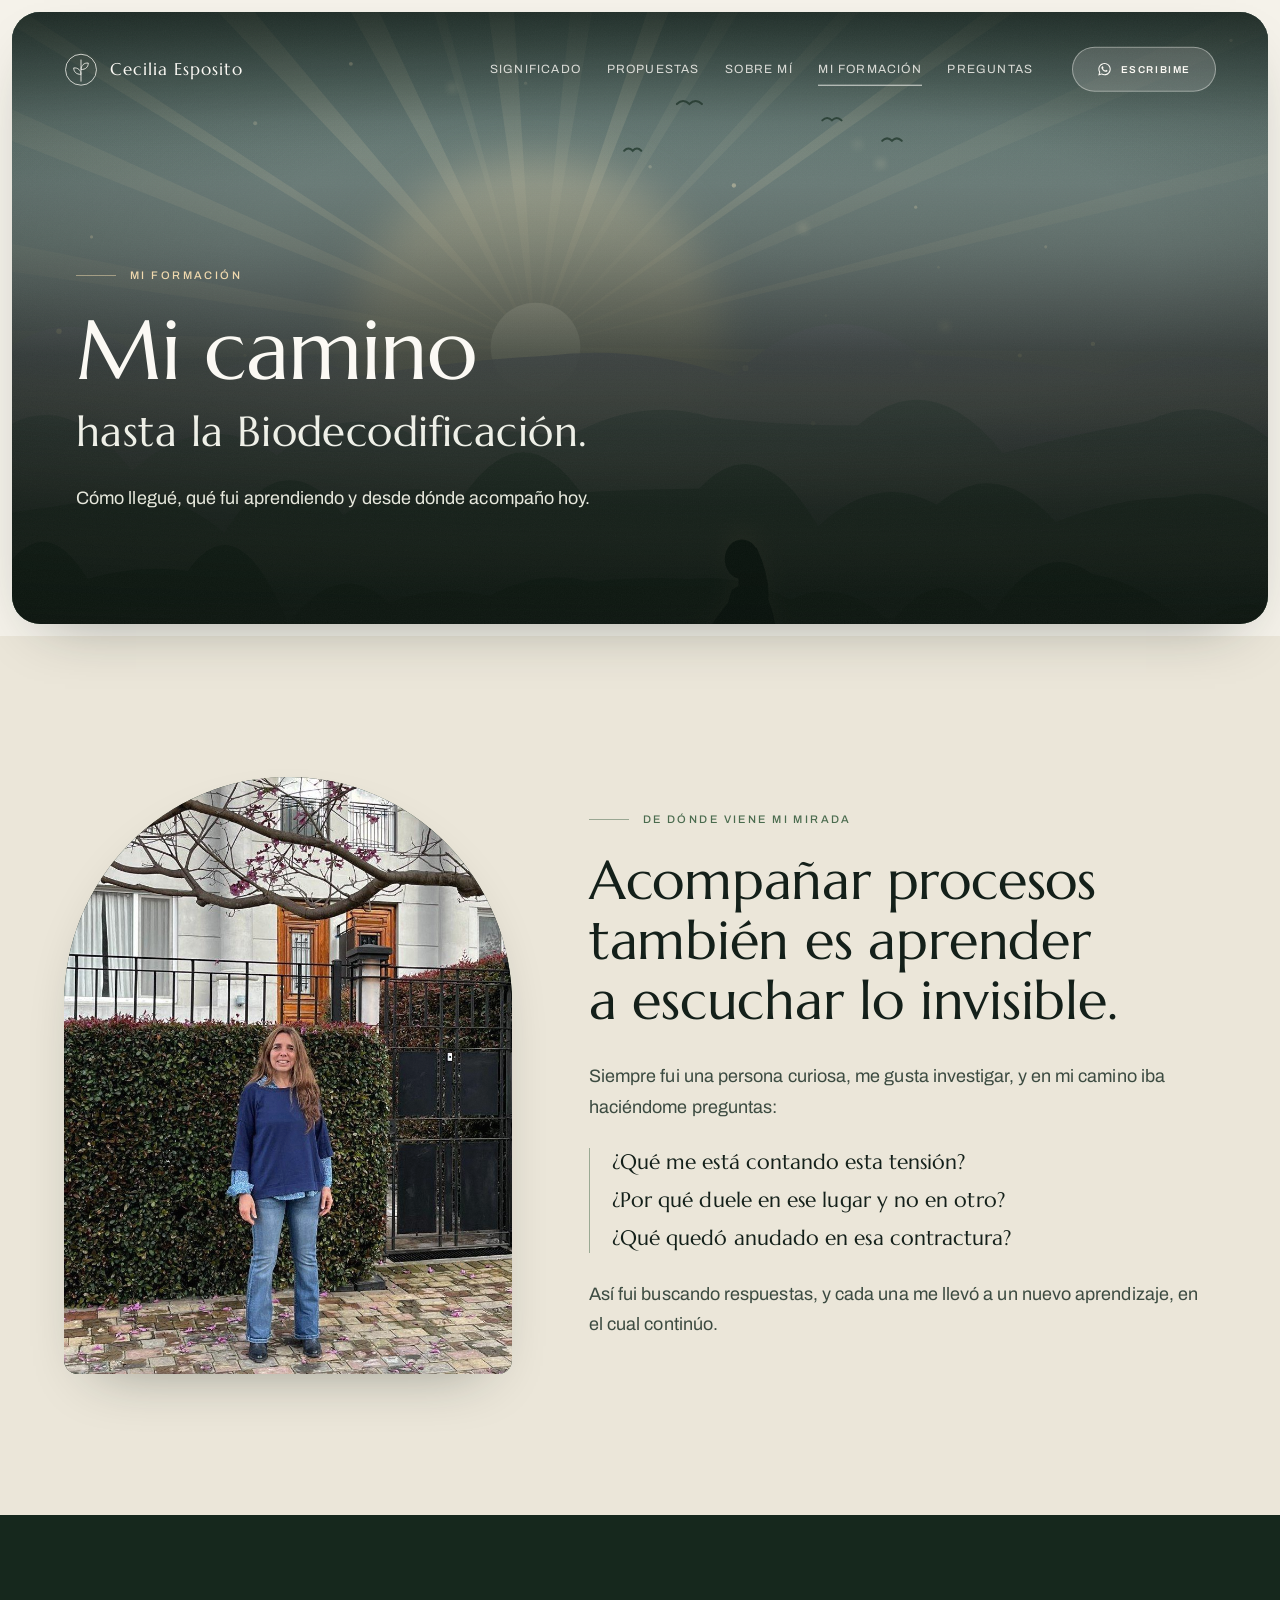
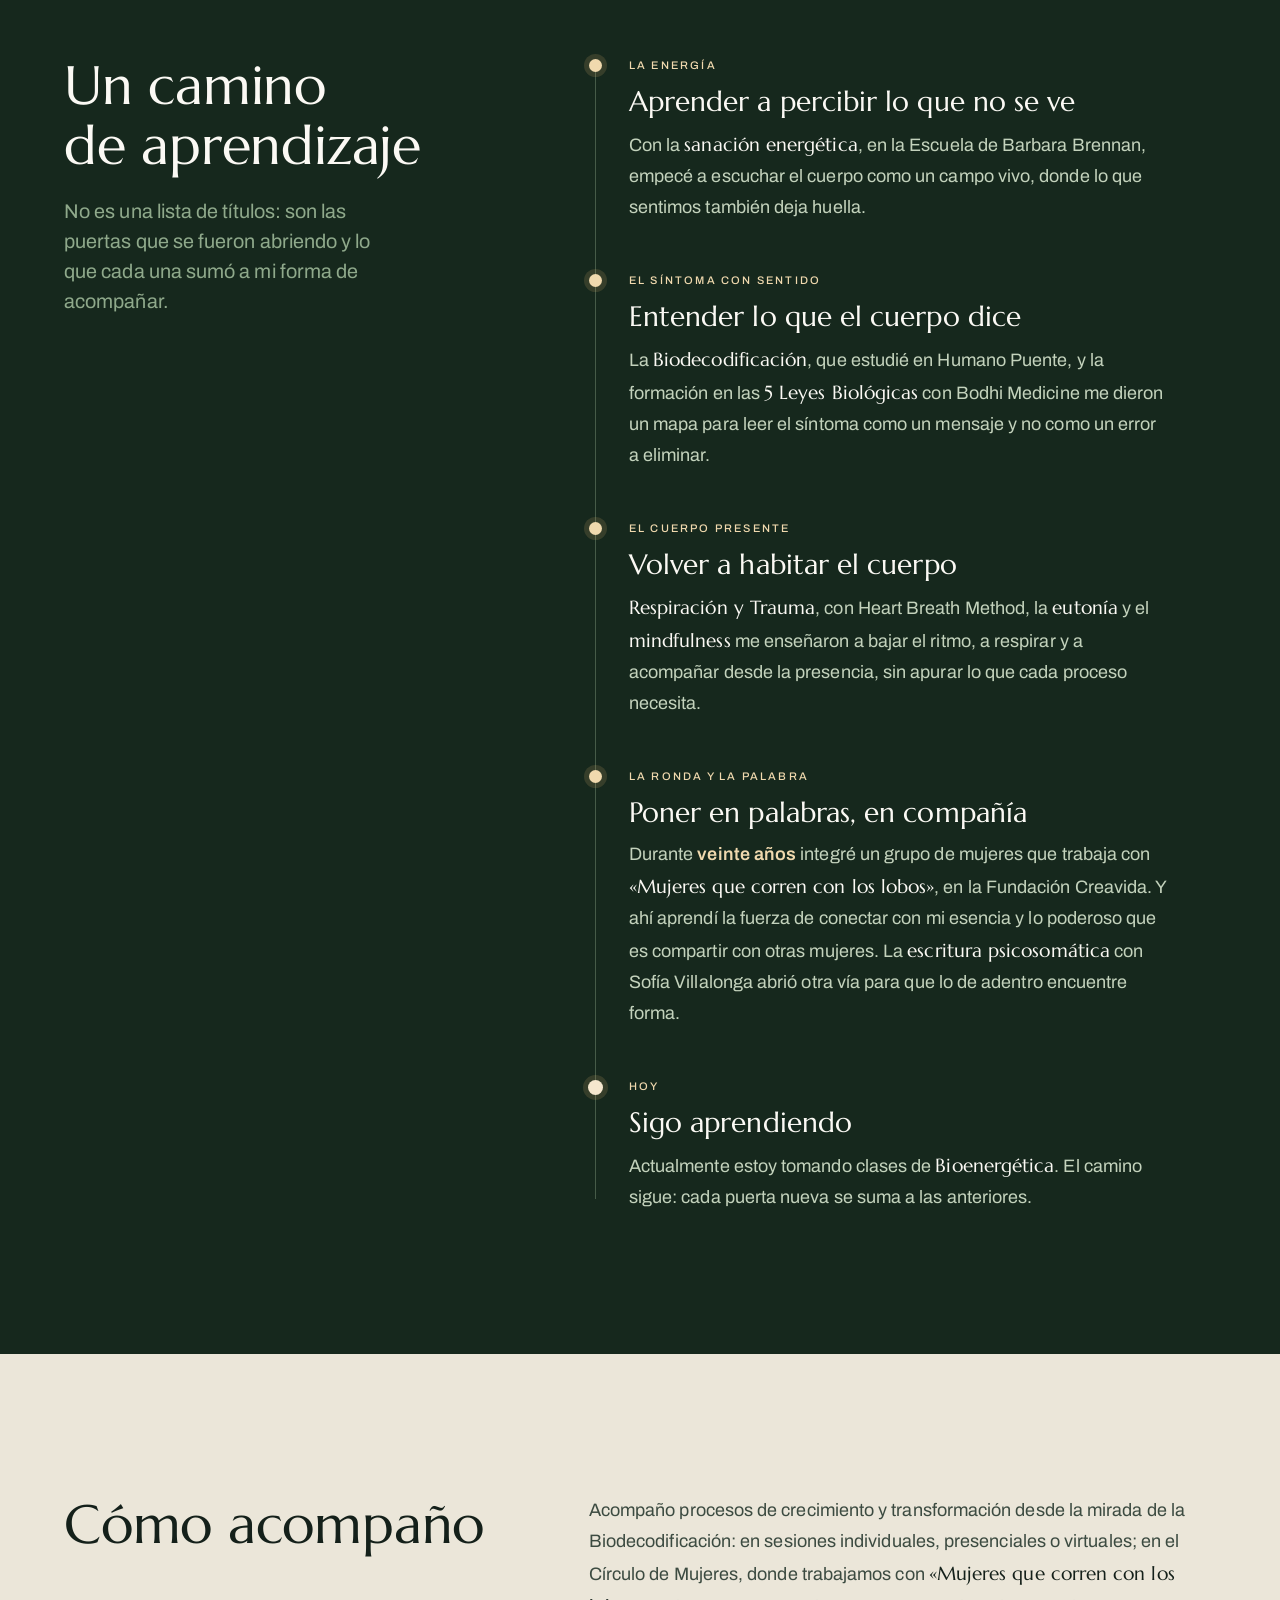
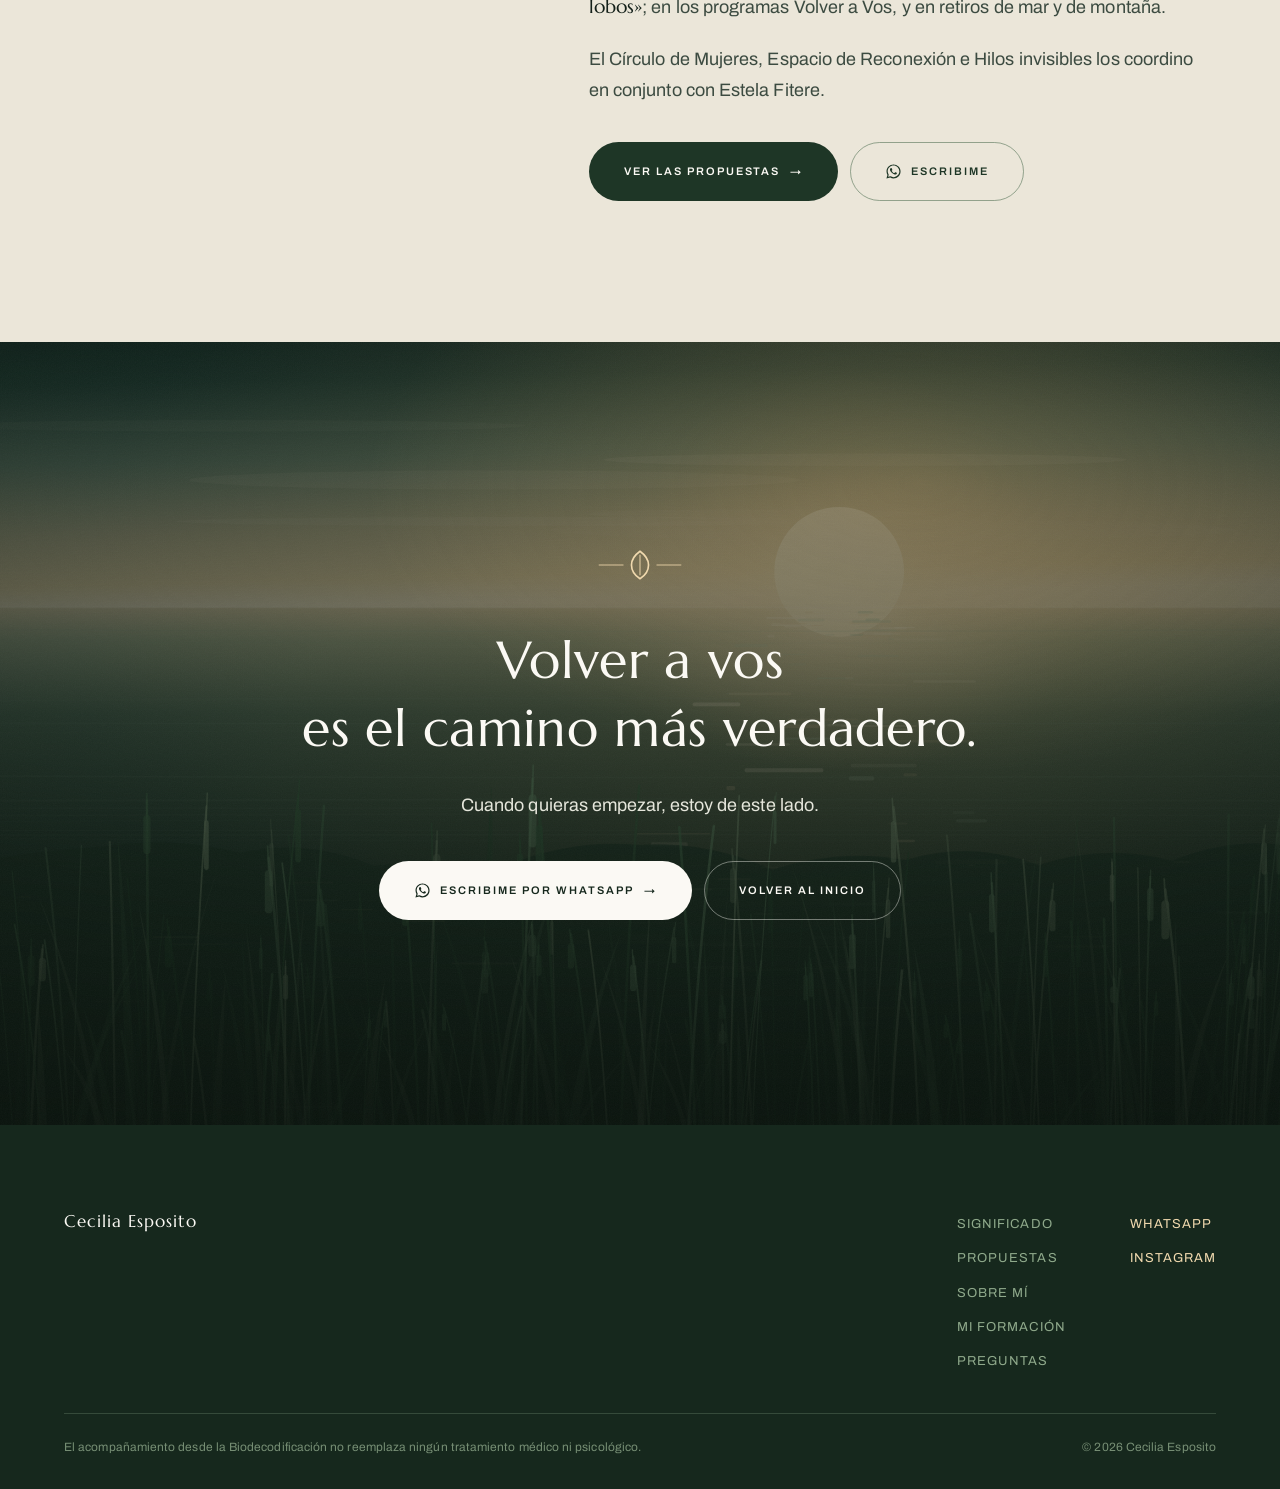
<file: formacion.html>
<!doctype html>
<!--
  MI FORMACIÓN — segunda página del sitio, para no estirar la landing.
  Cuenta el camino de aprendizaje de Cecilia como tramos de un recorrido,
  no como un currículum: no hay años ni orden cronológico (no los tenemos),
  salvo el último tramo, "Hoy", que es lo que está estudiando ahora.
-->
<html lang="es-AR">
<head>
<meta charset="utf-8">
<meta name="viewport" content="width=device-width, initial-scale=1">
<title>Mi formación · Cecilia Esposito — Biodecodificación</title>
<meta name="description" content="El camino de aprendizaje de Cecilia Esposito: sanación energética, Biodecodificación, 5 Leyes Biológicas, respiración y trauma, escritura, eutonía, mindfulness y trabajo con grupos de mujeres.">
<meta name="theme-color" content="#16281D">
<meta property="og:type" content="profile">
<meta property="og:locale" content="es_AR">
<meta property="og:title" content="Mi formación · Cecilia Esposito">
<meta property="og:description" content="Cómo llegué a la Biodecodificación y todo lo que fui aprendiendo para acompañar.">
<meta property="og:image" content="assets/img/og.jpg">
<link rel="icon" href="assets/art/favicon.svg" type="image/svg+xml">
<link rel="preconnect" href="https://fonts.googleapis.com">
<link rel="preconnect" href="https://fonts.gstatic.com" crossorigin>
<link href="https://fonts.googleapis.com/css2?family=Marcellus&family=Archivo:wght@400;500;600&display=swap" rel="stylesheet">
<link rel="stylesheet" href="assets/css/styles.css">
</head>
<body>
<a class="skip" href="#contenido">Ir al contenido</a>

<svg class="sprite" aria-hidden="true" focusable="false">
  <symbol id="wa" viewBox="0 0 24 24">
    <path d="M12.04 2c-5.46 0-9.9 4.44-9.9 9.9 0 1.75.46 3.45 1.32 4.95L2 22l5.3-1.39a9.86 9.86 0 0 0 4.74 1.21h.01c5.46 0 9.9-4.44 9.9-9.9 0-2.64-1.03-5.13-2.9-7A9.82 9.82 0 0 0 12.04 2Zm0 18.02h-.01a8.2 8.2 0 0 1-4.18-1.15l-.3-.18-3.11.82.83-3.04-.2-.31a8.19 8.19 0 0 1-1.26-4.37c0-4.54 3.7-8.23 8.24-8.23 2.2 0 4.27.86 5.82 2.42a8.18 8.18 0 0 1 2.41 5.82c0 4.54-3.69 8.22-8.24 8.22Zm4.52-6.16c-.25-.13-1.47-.72-1.69-.8-.23-.09-.39-.13-.56.12s-.64.8-.79.97c-.14.16-.29.19-.54.06-.25-.12-1.05-.38-1.99-1.23-.74-.65-1.23-1.46-1.38-1.71-.14-.25-.01-.38.11-.51.11-.11.25-.29.37-.44.13-.15.17-.25.25-.42.09-.16.04-.31-.02-.44-.06-.12-.56-1.35-.77-1.84-.2-.49-.4-.42-.55-.43h-.47c-.16 0-.42.06-.64.31-.22.25-.84.82-.84 2s.86 2.32.98 2.48c.12.16 1.69 2.58 4.1 3.62.57.25 1.02.39 1.37.5.57.19 1.1.16 1.51.1.46-.07 1.42-.58 1.62-1.14.2-.56.2-1.04.14-1.14-.06-.11-.22-.17-.47-.29Z"/>
  </symbol>
  <symbol id="hoja" viewBox="0 0 64 26">
    <path d="M2 13h18M44 13h18" stroke="currentColor" stroke-width="1" opacity=".55" fill="none"/>
    <path d="M32 3c4.4 3.2 6.2 6.5 6.2 10S36.4 20.2 32 23c-4.4-2.8-6.2-6.5-6.2-10S27.6 6.2 32 3Z" fill="none" stroke="currentColor" stroke-width="1.2" stroke-linejoin="round"/>
    <path d="M32 5.5v15" stroke="currentColor" stroke-width="1" opacity=".7" fill="none"/>
  </symbol>
</svg>


<!-- ============ NAVEGACIÓN ============ -->
<header class="nav" id="nav">
  <div class="nav__inner">
    <a class="mark" href="index.html" aria-label="Cecilia Esposito, inicio">
      <svg class="mark__glyph" viewBox="0 0 40 40" aria-hidden="true" focusable="false">
        <circle cx="20" cy="20" r="18.2" fill="none" stroke="currentColor" stroke-width="1"/>
        <path d="M20 33.5C20 26 20 18 20 8.5" fill="none" stroke="currentColor" stroke-width="1.1" stroke-linecap="round"/>
        <path d="M20 25.5c-5.6 0-8.4-3-8.6-7.6 4.9-.5 8.4 2.4 8.6 7.6Z" fill="none" stroke="currentColor" stroke-width="1.1" stroke-linejoin="round"/>
        <path d="M20 19.8c5.6 0 8.4-3 8.6-7.6-4.9-.5-8.4 2.4-8.6 7.6Z" fill="none" stroke="currentColor" stroke-width="1.1" stroke-linejoin="round"/>
      </svg>
      <span class="mark__text">
        <span class="mark__name">Cecilia Esposito</span>
      </span>
    </a>

    <nav class="nav__links" aria-label="Secciones">
      <a href="index.html#enfoque">Significado</a>
      <a href="index.html#propuestas">Propuestas</a>
      <a href="index.html#sobre-mi">Sobre mí</a>
      <a href="formacion.html" aria-current="page">Mi formación</a>
      <a href="index.html#preguntas">Preguntas</a>
    </nav>

    <a class="btn btn--sm js-wa" data-msg="general" href="#"><svg class="btn__wa" aria-hidden="true"><use href="#wa"></use></svg>Escribime</a>

    <button class="burger" id="burger" aria-expanded="false" aria-controls="menu" aria-label="Abrir el menú">
      <span></span><span></span>
    </button>
  </div>
</header>

<div class="menu" id="menu" hidden>
  <nav class="menu__links" aria-label="Secciones">
    <a href="index.html">Inicio</a>
    <a href="index.html#enfoque">Significado</a>
    <a href="index.html#propuestas">Propuestas</a>
    <a href="index.html#sobre-mi">Sobre mí</a>
    <a href="formacion.html" aria-current="page">Mi formación</a>
    <a href="index.html#preguntas">Preguntas frecuentes</a>
  </nav>
  <a class="btn js-wa" data-msg="general" href="#"><svg class="btn__wa" aria-hidden="true"><use href="#wa"></use></svg>Escribime por WhatsApp</a>
</div>

<main id="top">

<!-- ============ 1. INICIO CORTO ============ -->
<section class="hero hero--corto" id="contenido">
  <div class="hero__panel">
    <div class="scene scene--hero-corto">
      <img class="scene__layer" src="assets/art/montana.svg" alt="" aria-hidden="true">
      <div class="scene__veil"></div>
    </div>

    <div class="hero__body">
      <p class="kicker kicker--light reveal">Mi formación</p>
      <h1 class="hero__title reveal">
        <span class="hero__title-lead">Mi camino</span>
        <span class="hero__title-rest">hasta la Biodecodificación.</span>
      </h1>
      <p class="hero__lead reveal">
        Cómo llegué, qué fui aprendiendo y desde dónde acompaño hoy.
      </p>
    </div>
  </div>
</section>

<!-- ============ 2. CÓMO LLEGUÉ ============ -->
<section class="mirada" id="como-llegue">
  <div class="wrap mirada__grid">
    <figure class="arch reveal">
      <div class="scene scene--arch">
        <img class="scene__layer" loading="lazy" decoding="async" src="assets/art/retrato.svg" alt="" aria-hidden="true">
        <div class="scene__photo" data-slot="retrato" data-alt="Cecilia Esposito de pie en una vereda arbolada, bajo un lapacho en flor"></div>
      </div>
    </figure>

    <div class="mirada__text">
      <p class="kicker reveal">De dónde viene mi mirada</p>
      <h2 class="h2 reveal">Acompañar procesos también es aprender a escuchar lo&nbsp;invisible.</h2>

      <!-- Texto de Cecilia, con sus palabras. -->
      <div class="prose">
        <p class="reveal">Siempre fui una persona curiosa, me gusta investigar, y en mi camino iba haciéndome preguntas:</p>
        <ul class="preguntas-propias reveal">
          <li>¿Qué me está contando esta tensión?</li>
          <li>¿Por qué duele en ese lugar y no en otro?</li>
          <li>¿Qué quedó anudado en esa contractura?</li>
        </ul>
        <p class="reveal">Así fui buscando respuestas, y cada una me llevó a un nuevo aprendizaje, en el cual continúo.</p>
      </div>
    </div>
  </div>
</section>

<!-- ============ 3. EL CAMINO ============ -->
<section class="trayecto" id="camino">
  <div class="wrap trayecto__grid">
    <div class="trayecto__head">
      <h2 class="h2 h2--light reveal">Un camino de aprendizaje</h2>
      <p class="reveal">No es una lista de títulos: son las puertas que se fueron abriendo y lo que cada una sumó a mi forma de acompañar.</p>
    </div>

    <!-- Cada tramo agrupa formaciones afines; no siguen un orden de fechas.
         Para sumar una formación nueva, se agrega al tramo que corresponda
         o se copia un <li class="hito"> entero. -->
    <ol class="hitos">
      <li class="hito reveal">
        <p class="hito__tramo">La energía</p>
        <h3>Aprender a percibir lo que no se ve</h3>
        <p>Con la <em>sanación energética</em>, en la Escuela de Barbara Brennan, empecé a escuchar el cuerpo como un campo vivo, donde lo que sentimos también deja huella.</p>
      </li>
      <li class="hito reveal">
        <p class="hito__tramo">El síntoma con sentido</p>
        <h3>Entender lo que el cuerpo dice</h3>
        <p>La <em>Biodecodificación</em>, que estudié en Humano Puente, y la formación en las <em>5 Leyes Biológicas</em> con Bodhi Medicine me dieron un mapa para leer el síntoma como un mensaje y no como un error a eliminar.</p>
      </li>
      <li class="hito reveal">
        <p class="hito__tramo">El cuerpo presente</p>
        <h3>Volver a habitar el cuerpo</h3>
        <p><em>Respiración y Trauma</em>, con Heart Breath Method, la <em>eutonía</em> y el <em>mindfulness</em> me enseñaron a bajar el ritmo, a respirar y a acompañar desde la presencia, sin apurar lo que cada proceso necesita.</p>
      </li>
      <li class="hito reveal">
        <p class="hito__tramo">La ronda y la palabra</p>
        <h3>Poner en palabras, en compañía</h3>
        <p>Durante <strong>veinte años</strong> integré un grupo de mujeres que trabaja con <em>«Mujeres que corren con los lobos»</em>, en la Fundación Creavida. Y ahí aprendí la fuerza de conectar con mi esencia y lo poderoso que es compartir con otras mujeres. La <em>escritura psicosomática</em> con Sofía Villalonga abrió otra vía para que lo de adentro encuentre forma.</p>
      </li>
      <li class="hito hito--hoy reveal">
        <p class="hito__tramo">Hoy</p>
        <h3>Sigo aprendiendo</h3>
        <p>Actualmente estoy tomando clases de <em>Bioenergética</em>. El camino sigue: cada puerta nueva se suma a las anteriores.</p>
      </li>
    </ol>
  </div>
</section>

<!-- ============ 4. CÓMO ACOMPAÑO ============ -->
<section class="hoy">
  <div class="wrap hoy__grid">
    <h2 class="h2 reveal">Cómo acompaño</h2>
    <div class="hoy__texto">
      <div class="prose">
        <p class="reveal">Acompaño procesos de crecimiento y transformación desde la mirada de la Biodecodificación: en sesiones individuales, presenciales o virtuales; en el Círculo de Mujeres, donde trabajamos con <em>«Mujeres que corren con los lobos»</em>; en los programas Volver a Vos, y en retiros de mar y de montaña.</p>
        <p class="reveal">El Círculo de Mujeres, Espacio de Reconexión e Hilos invisibles los coordino en conjunto con Estela Fitere.</p>
      </div>
      <div class="hoy__acciones reveal">
        <a class="btn" href="index.html#propuestas">Ver las propuestas <span class="btn__arrow" aria-hidden="true">→</span></a>
        <a class="btn btn--ghost js-wa" data-msg="general" href="#"><svg class="btn__wa" aria-hidden="true"><use href="#wa"></use></svg>Escribime</a>
      </div>
    </div>
  </div>
</section>

<!-- ============ 5. CIERRE ============ -->
<section class="cierre">
  <div class="scene scene--cierre" data-parallax>
    <img class="scene__layer" loading="lazy" decoding="async" src="assets/art/hero-sky.svg" alt="" aria-hidden="true" data-depth="0">
    <img class="scene__layer" loading="lazy" decoding="async" src="assets/art/hero-mid.svg" alt="" aria-hidden="true" data-depth="12">
    <div class="scene__veil scene__veil--full"></div>
  </div>
  <div class="cierre__body">
    <svg class="cierre__hoja reveal" aria-hidden="true"><use href="#hoja"></use></svg>
    <h2 class="cierre__quote reveal">
      <span>Volver a vos</span>
      <span>es el camino más verdadero.</span>
    </h2>
    <p class="cierre__lead reveal">Cuando quieras empezar, estoy de este lado.</p>
    <div class="cierre__actions reveal">
      <a class="btn btn--light js-wa" data-msg="general" href="#"><svg class="btn__wa" aria-hidden="true"><use href="#wa"></use></svg>Escribime por WhatsApp <span class="btn__arrow" aria-hidden="true">→</span></a>
      <a class="btn btn--ghost-light" href="index.html">Volver al inicio</a>
    </div>
  </div>
</section>

</main>

<!-- ============ PIE ============ -->
<footer class="pie">
  <div class="wrap pie__grid">
    <div class="pie__brand">
      <span class="mark__name">Cecilia Esposito</span>
    </div>
    <nav class="pie__nav" aria-label="Pie">
      <a href="index.html#enfoque">Significado</a>
      <a href="index.html#propuestas">Propuestas</a>
      <a href="index.html#sobre-mi">Sobre mí</a>
      <a href="formacion.html" aria-current="page">Mi formación</a>
      <a href="index.html#preguntas">Preguntas</a>
    </nav>
    <div class="pie__contact">
      <a class="js-wa" data-msg="general" href="#">WhatsApp</a>
      <a href="https://www.instagram.com/ceciliaesposito2/" target="_blank" rel="noopener">Instagram</a>
    </div>
  </div>
  <div class="wrap pie__fine">
    <p>El acompañamiento desde la Biodecodificación no reemplaza ningún tratamiento médico ni psicológico.</p>
    <p>© <span id="anio">2026</span> Cecilia Esposito</p>
  </div>
</footer>

<a class="fab js-wa" data-msg="general" href="#" aria-label="Escribir por WhatsApp">
  <svg class="fab__wa" aria-hidden="true"><use href="#wa"></use></svg>
</a>

<script src="assets/js/main.js" defer></script>
</body>
</html>
</file>
<file: assets/css/styles.css>
/* ============================================================
   Cecilia Esposito · Biodecodificación
   Sistema visual: ver DESIGN.md en la raíz del proyecto.
   ============================================================ */

/* ---------- 1. Tokens ---------- */
:root {
  /* verde: el material del sitio */
  --forest:      #16281D;
  --pine:        #1E3626;
  --moss:        #33513A;
  --fern:        #4A6B4E;
  --sage:        #8FA98B;
  --sage-pale:   #C3D2BC;

  /* marfil: el aire */
  --bone:        #F5F2EA;
  --bone-deep:   #EBE6D9;
  --bone-veil:   #FBF9F4;

  /* luz */
  --sun:         #E0B472;
  --sun-rgb:     224 180 114;
  --sun-pale:    #F0D9AE;

  /* tinta */
  --ink:         #14201A;
  --ink-soft:    #3C4B41;
  /* tintas de composición: una sola por rol, con alfa variable */
  --ink-veil:    8 16 11;
  --ink-shadow:  20 32 24;

  --r-sm: 6px;  --r-md: 14px;  --r-lg: 28px;  --r-pill: 999px;

  --gutter:  clamp(20px, 5vw, 64px);
  --wrap:    1240px;
  --section: clamp(88px, 11vw, 168px);
  --nav-h:   78px;
  /* aire sobre la barra mientras flota sobre el hero; al pegarse arriba desaparece */
  --nav-top: clamp(14px, 2.4vw, 34px);

  --serif: "Marcellus", "Times New Roman", Times, serif;
  --sans:  "Archivo", system-ui, -apple-system, "Segoe UI", sans-serif;

  --ease:     cubic-bezier(.16, 1, .3, 1);
  --ease-out: cubic-bezier(.22, .61, .36, 1);

  --shadow-panel: 0 24px 60px -32px rgb(var(--ink-shadow) / .45);
  --shadow-card:  0 2px 4px -2px rgb(var(--ink-shadow) / .06),
                  0 12px 28px -18px rgb(var(--ink-shadow) / .18);
}

/* ---------- 2. Base ---------- */
*, *::before, *::after { box-sizing: border-box; }

html { scroll-behavior: smooth; scroll-padding-top: calc(var(--nav-h) + 16px); -webkit-text-size-adjust: 100%; }

body {
  margin: 0;
  background: var(--bone);
  color: var(--ink-soft);
  font-family: var(--sans);
  font-size: clamp(1rem, .955rem + .22vw, 1.125rem);
  line-height: 1.72;
  letter-spacing: .004em;
  -webkit-font-smoothing: antialiased;
  overflow-x: hidden;
}

img, svg { display: block; max-width: 100%; }
ul, ol { margin: 0; padding: 0; list-style: none; }
h1, h2, h3 { margin: 0; font-weight: 400; font-family: var(--serif); color: var(--ink); }
p { margin: 0; }
a { color: inherit; }

::selection { background: var(--sage-pale); color: var(--forest); }

:focus-visible {
  outline: 2px solid var(--sun);
  outline-offset: 3px;
  border-radius: var(--r-sm);
}

.skip {
  position: fixed; top: 10px; left: 10px; z-index: 200;
  padding: 12px 20px; border-radius: var(--r-pill);
  background: var(--forest); color: var(--bone-veil);
  font-size: .8rem; text-decoration: none;
  transform: translateY(-160%); transition: transform .3s var(--ease);
}
.skip:focus-visible { transform: none; }

.wrap {
  width: min(var(--wrap), 100% - 2 * var(--gutter));
  margin-inline: auto;
}

/* ---------- 3. Tipografía ---------- */
.h2 {
  font-size: clamp(2rem, 1.35rem + 2.7vw, 3.4rem);
  line-height: 1.1;
  letter-spacing: -.004em;
  text-wrap: balance;
  max-width: 17ch;
}
.h2--light { color: var(--bone-veil); }

.kicker {
  font-size: .6875rem;
  font-weight: 500;
  letter-spacing: .22em;
  text-transform: uppercase;
  color: var(--fern);
  display: flex;
  align-items: center;
  gap: 14px;
  margin-bottom: 22px;
}
.kicker::before {
  content: ""; flex: 0 0 40px; height: 1px;
  background: currentColor; opacity: .5;
}
.kicker--light { color: var(--sun-pale); }

.lead {
  font-size: clamp(1.0625rem, 1rem + .3vw, 1.25rem);
  max-width: 52ch;
  color: var(--ink-soft);
}

.prose p { max-width: 62ch; }
.prose p + p { margin-top: 1.15em; }
.prose em { font-family: var(--serif); font-style: normal; font-size: 1.08em; color: var(--ink); }

.mirada__acciones { display: flex; flex-wrap: wrap; gap: 12px; margin-top: 38px; }

/* ---------- 4. Botones ---------- */
.btn {
  --btn-bg: var(--pine);
  --btn-fg: var(--bone-veil);
  display: inline-flex;
  align-items: center;
  gap: 10px;
  padding: 20px 34px;
  border: 1px solid transparent;
  border-radius: var(--r-pill);
  background: var(--btn-bg);
  color: var(--btn-fg);
  font-family: var(--sans);
  font-size: .6875rem;
  font-weight: 600;
  letter-spacing: .18em;
  line-height: 1;
  text-transform: uppercase;
  text-decoration: none;
  white-space: nowrap;
  cursor: pointer;
  transition: background-color .35s var(--ease), color .35s var(--ease),
              border-color .35s var(--ease), transform .35s var(--ease);
}
.btn:hover { --btn-bg: var(--forest); transform: translateY(-2px); }
.btn__arrow { display: inline-block; transition: transform .35s var(--ease); }
.btn:hover .btn__arrow { transform: translateX(4px); }

.btn--light { --btn-bg: var(--bone-veil); --btn-fg: var(--forest); }
.btn--light:hover { --btn-bg: #fff; --btn-fg: var(--forest); }

.btn--ghost-light {
  --btn-bg: transparent; --btn-fg: var(--bone-veil);
  border-color: color-mix(in srgb, var(--bone-veil) 42%, transparent);
}
.btn--ghost-light:hover {
  --btn-bg: color-mix(in srgb, var(--bone-veil) 14%, transparent);
  --btn-fg: var(--bone-veil);
  border-color: var(--bone-veil);
}

.btn--ghost {
  --btn-bg: transparent; --btn-fg: var(--pine);
  border-color: color-mix(in srgb, var(--fern) 55%, transparent);
}
.btn--ghost:hover { --btn-bg: color-mix(in srgb, var(--sage-pale) 40%, transparent); --btn-fg: var(--forest); border-color: var(--pine); }

.btn--sm { padding: 14px 24px; font-size: .625rem; letter-spacing: .16em; }

/* el símbolo de WhatsApp vive una sola vez en el documento */
.sprite { position: absolute; width: 0; height: 0; overflow: hidden; }
.btn__wa {
  width: 17px; height: 17px;
  flex: none;
  fill: currentColor;
  margin-right: -1px;
}
.btn--sm .btn__wa { width: 15px; height: 15px; }

/* ---------- 5. Escenas (arte propio + slot de foto) ---------- */
.scene { position: absolute; inset: 0; overflow: hidden; background: var(--forest); }
.scene__layer {
  position: absolute; inset: -2%;
  width: 104%; height: 104%;
  /* la regla base img { max-width: 100% } la recortaba y dejaba una franja a la derecha */
  max-width: none;
  object-fit: cover;
  will-change: transform;
}
.scene__layer--near { filter: blur(3px); }

/* la foto real, cuando exista, tapa el arte generado */
.scene__photo {
  position: absolute; inset: 0;
  background-size: cover;
  background-position: center;
  opacity: 0;
  /* una foto de banco llega más saturada y más fría que este sitio */
  filter: saturate(.9) contrast(1.02);
  transition: opacity .8s var(--ease);
}
.scene__photo.is-on { opacity: 1; }

.scene__veil {
  position: absolute; inset: 0;
  background:
    /* abajo, donde vive el texto */
    linear-gradient(to top,
      rgb(var(--ink-veil) / .93) 0%,
      rgb(var(--ink-veil) / .84) 20%,
      rgb(var(--ink-veil) / .66) 44%,
      rgb(var(--ink-veil) / .32) 62%,
      rgb(var(--ink-veil) / .08) 78%,
      transparent 92%),
    /* arriba, para que la navegación se lea sobre cualquier cielo */
    linear-gradient(to bottom, rgb(var(--ink-veil) / .66) 0%, rgb(var(--ink-veil) / .42) 8%, rgb(var(--ink-veil) / .12) 18%, transparent 28%),
    /* viñeteo */
    radial-gradient(122% 96% at 55% 42%, transparent 30%, rgb(var(--ink-veil) / .5) 100%),
    /* baño verde: ata cualquier fotografía a la paleta */
    linear-gradient(rgb(24 58 40 / .16), rgb(24 58 40 / .16));
}
.scene__veil--full {
  background:
    radial-gradient(70% 60% at 72% 18%, rgb(var(--sun-rgb) / .22), transparent 62%),
    linear-gradient(to top, rgb(var(--ink-veil) / .9), rgb(var(--ink-veil) / .64) 52%, rgb(var(--ink-veil) / .44)),
    radial-gradient(110% 80% at 50% 50%, transparent 26%, rgb(var(--ink-veil) / .55) 100%);
}
/* grano: nada plano sobre verde */
.scene::after {
  content: "";
  position: absolute; inset: 0;
  pointer-events: none;
  opacity: .04;
  background-image: url("data:image/svg+xml,%3Csvg xmlns='http://www.w3.org/2000/svg' width='180' height='180'%3E%3Cfilter id='n'%3E%3CfeTurbulence type='fractalNoise' baseFrequency='.82' numOctaves='3'/%3E%3CfeColorMatrix type='saturate' values='0'/%3E%3C/filter%3E%3Crect width='180' height='180' filter='url(%23n)'/%3E%3C/svg%3E");
}

/* ---------- 6. Navegación ---------- */
.nav {
  position: fixed; inset: 0 0 auto; z-index: 100;
  height: var(--nav-h);
  transition: background-color .45s var(--ease), border-color .45s var(--ease), backdrop-filter .45s var(--ease);
  border-bottom: 1px solid transparent;
}
.nav__inner {
  width: min(var(--wrap), 100% - 2 * var(--gutter));
  margin-inline: auto;
  height: 100%;
  transform: translateY(var(--nav-top));
  transition: transform .45s var(--ease);
  display: flex;
  align-items: center;
  gap: clamp(16px, 3vw, 44px);
}
.nav.is-stuck .nav__inner { transform: none; }
.nav.is-stuck {
  background: color-mix(in srgb, var(--bone) 88%, transparent);
  backdrop-filter: blur(14px) saturate(1.2);
  -webkit-backdrop-filter: blur(14px) saturate(1.2);
  border-bottom-color: color-mix(in srgb, var(--sage) 38%, transparent);
}

.mark { display: flex; align-items: center; gap: 12px; text-decoration: none; color: var(--bone-veil); margin-right: auto; transition: color .45s var(--ease); }
.nav.is-stuck .mark { color: var(--forest); }
.mark__glyph { width: 34px; height: 34px; flex: none; opacity: .9; }
.mark__text { display: flex; flex-direction: column; gap: 3px; }
.mark__name { font-family: var(--serif); font-size: 1.0625rem; letter-spacing: .06em; line-height: 1; }

.nav__links { display: flex; gap: clamp(14px, 2vw, 30px); }
.nav__links a {
  position: relative;
  font-size: .75rem;
  letter-spacing: .1em;
  text-transform: uppercase;
  text-decoration: none;
  color: color-mix(in srgb, var(--bone-veil) 82%, transparent);
  padding: 6px 0;
  transition: color .35s var(--ease);
}
.nav.is-stuck .nav__links a { color: var(--ink-soft); }
.nav__links a::after {
  content: ""; position: absolute; left: 0; bottom: 0;
  width: 100%; height: 1px; background: currentColor;
  transform: scaleX(0); transform-origin: left;
  transition: transform .4s var(--ease);
}
.nav__links a:hover { color: var(--bone-veil); }
.nav.is-stuck .nav__links a:hover { color: var(--forest); }
.nav__links a:hover::after, .nav__links a.is-current::after, .nav__links a[aria-current="page"]::after { transform: scaleX(1); }

.nav > .nav__inner > .btn { flex: none; }
.nav .btn--sm { --btn-bg: color-mix(in srgb, var(--bone-veil) 16%, transparent); --btn-fg: var(--bone-veil); border-color: color-mix(in srgb, var(--bone-veil) 40%, transparent); }
.nav .btn--sm:hover { --btn-bg: var(--bone-veil); --btn-fg: var(--forest); border-color: var(--bone-veil); }
.nav.is-stuck .btn--sm { --btn-bg: var(--pine); --btn-fg: var(--bone-veil); border-color: transparent; }
.nav.is-stuck .btn--sm:hover { --btn-bg: var(--forest); }

.burger {
  display: none;
  width: 44px; height: 44px;
  border: 0; background: none; padding: 0;
  cursor: pointer;
  flex-direction: column; justify-content: center; align-items: flex-end; gap: 7px;
}
.burger span { display: block; width: 26px; height: 1.5px; background: var(--bone-veil); transition: transform .4s var(--ease), background-color .45s var(--ease); }
.nav.is-stuck .burger span { background: var(--forest); }
.burger[aria-expanded="true"] span { background: var(--forest); }
.burger[aria-expanded="true"] span:nth-child(1) { transform: translateY(4.25px) rotate(45deg); }
.burger[aria-expanded="true"] span:nth-child(2) { transform: translateY(-4.25px) rotate(-45deg); }

.menu {
  position: fixed; inset: 0; z-index: 99;
  background: var(--bone);
  padding: calc(var(--nav-h) + 40px) var(--gutter) 48px;
  display: flex; flex-direction: column; justify-content: space-between; gap: 40px;
}
.menu[hidden] { display: none; }
.menu__links { display: flex; flex-direction: column; gap: 4px; }
.menu__links a {
  font-family: var(--serif);
  font-size: clamp(1.5rem, 7vw, 2.25rem);
  color: var(--ink);
  text-decoration: none;
  padding: 10px 0;
  border-bottom: 1px solid color-mix(in srgb, var(--sage) 28%, transparent);
}
.menu .btn { justify-content: center; }

/* ---------- 7. Hero ---------- */
.hero { padding: 12px; }
.hero__panel {
  position: relative;
  min-height: min(94svh, 900px);
  border-radius: var(--r-lg);
  overflow: hidden;
  display: flex;
  align-items: flex-end;
  box-shadow: var(--shadow-panel);
}
.hero__body {
  position: relative; z-index: 2;
  width: min(var(--wrap), 100% - 2 * var(--gutter));
  margin-inline: auto;
  padding-block: clamp(48px, 8vh, 104px);
}
.hero__title {
  font-size: clamp(2.75rem, 1.4rem + 6vw, 5.25rem);
  line-height: 1.04;
  color: var(--bone-veil);
  max-width: 15ch;
  margin-bottom: 26px;
}
.hero__title-lead { display: block; letter-spacing: -.01em; }
.hero__title-rest {
  display: block;
  font-size: .5em;
  line-height: 1.22;
  letter-spacing: .01em;
  color: color-mix(in srgb, var(--bone-veil) 88%, var(--sage));
  margin-top: .28em;
  max-width: 22ch;
}
.hero__lead {
  color: color-mix(in srgb, var(--bone) 86%, var(--sage));
  max-width: 54ch;
  margin-bottom: 38px;
}
.hero__actions { display: flex; flex-wrap: wrap; gap: 12px; }

.hero__cue {
  position: absolute; z-index: 2;
  right: var(--gutter); bottom: clamp(48px, 8vh, 104px);
  width: 1px; height: 74px;
  background: color-mix(in srgb, var(--bone-veil) 26%, transparent);
  overflow: hidden;
}
.hero__cue span {
  position: absolute; inset: 0;
  background: var(--sun-pale);
  animation: cue 2.8s var(--ease-out) infinite;
}
@keyframes cue {
  0%   { transform: translateY(-100%); }
  55%  { transform: translateY(0); }
  100% { transform: translateY(100%); }
}

/* ---------- 8. Franja ---------- */
.strip { background: var(--bone-deep); }
.strip__list {
  width: min(var(--wrap), 100% - 2 * var(--gutter));
  margin-inline: auto;
  display: flex; flex-wrap: wrap;
  gap: clamp(20px, 5vw, 64px);
  padding: 26px 0;
  font-size: .8125rem;
  letter-spacing: .1em;
  text-transform: uppercase;
  color: var(--moss);
}
.strip__list li { display: flex; align-items: center; gap: 12px; }
.strip__list li::before {
  content: ""; width: 5px; height: 5px; border-radius: 50%;
  background: var(--sun); flex: none;
}

/* ---------- 9. Sobre mí ---------- */
.mirada { padding-block: var(--section); background: var(--bone-deep); }
.mirada__grid {
  display: grid;
  grid-template-columns: minmax(0, 5fr) minmax(0, 7fr);
  gap: clamp(32px, 6vw, 88px);
  align-items: center;
}
.arch { margin: 0; }
.scene--arch {
  position: relative;
  aspect-ratio: 3 / 4;
  border-radius: 50% 50% var(--r-md) var(--r-md) / 38% 38% var(--r-md) var(--r-md);
  box-shadow: var(--shadow-panel);
}
.mirada__text .h2 { margin-bottom: 30px; max-width: 20ch; }

/* ---------- 9b. ¿Te pasa esto? ---------- */
.paraquien { padding-block: var(--section); }
.paraquien__grid {
  display: grid;
  grid-template-columns: minmax(0, 5fr) minmax(0, 7fr);
  gap: clamp(28px, 5vw, 80px) clamp(32px, 6vw, 96px);
  align-items: start;
}
.paraquien .h2 { max-width: 13ch; }
.paraquien__list { display: flex; flex-direction: column; }
.paraquien__list li {
  padding: 22px 0 22px 34px;
  position: relative;
  border-top: 1px solid color-mix(in srgb, var(--sage) 44%, transparent);
  font-size: clamp(1.0625rem, 1rem + .3vw, 1.25rem);
  line-height: 1.5;
  color: var(--ink);
  text-wrap: pretty;
}
.paraquien__list li:last-child { border-bottom: 1px solid color-mix(in srgb, var(--sage) 44%, transparent); }
.paraquien__list li::before {
  content: "";
  position: absolute;
  left: 0; top: 34px;
  width: 18px; height: 1px;
  background: var(--sun);
}
.paraquien__cierre {
  grid-column: 2;
  display: flex;
  flex-direction: column;
  align-items: flex-start;
  gap: 26px;
}
.paraquien__cierre p {
  max-width: 42ch;
  font-size: clamp(1.0625rem, 1rem + .3vw, 1.25rem);
  line-height: 1.5;
  color: var(--ink-soft);
}

/* ---------- 10. Encabezado de sección ----------
   "¿Te pasa esto?", "Cómo empezamos" y "Preguntas" comparten la misma grilla
   5/7: título y acción a la izquierda, contenido a la derecha. Es lo que hace
   que las secciones se lean como un sistema y no como piezas sueltas.          */
.sec-head { margin-bottom: clamp(40px, 6vw, 72px); }
.sec-head .h2 { margin-bottom: 22px; }

/* en escritorio, el título de la columna izquierda acompaña mientras se lee la derecha */
@media (min-width: 1025px) {
  .paraquien .h2,
  .pasos__head,
  .preguntas__head,
  .trayecto__head { position: sticky; top: calc(var(--nav-h) + 40px); }
}

/* ---------- 11. Qué es ---------- */
.enfoque { padding-block: var(--section); background: var(--forest); }
.enfoque__head {
  display: grid;
  grid-template-columns: minmax(0, 5fr) minmax(0, 7fr);
  gap: 24px clamp(32px, 6vw, 96px);
  align-items: end;
  margin-bottom: clamp(48px, 7vw, 96px);
}
.enfoque .h2 { max-width: 11ch; }
.enfoque__lead {
  font-size: clamp(1.0625rem, 1rem + .3vw, 1.25rem);
  line-height: 1.6;
  color: var(--sage-pale);
  max-width: 46ch;
}
.pilares { display: grid; grid-template-columns: repeat(3, minmax(0, 1fr)); gap: clamp(28px, 4vw, 64px); }
.pilar { padding-top: 32px; border-top: 1px solid color-mix(in srgb, var(--sage) 34%, transparent); }
.pilar__glyph { width: 48px; height: 48px; color: var(--sun-pale); opacity: .9; margin-bottom: 26px; }
.pilar h3 {
  color: var(--bone-veil);
  font-size: clamp(1.3rem, 1.1rem + .8vw, 1.75rem);
  line-height: 1.2;
  margin-bottom: 14px;
  text-wrap: balance;
}
.pilar p { color: var(--sage); font-size: .9375rem; line-height: 1.7; max-width: 36ch; }
.enfoque__nota {
  margin-top: clamp(48px, 6vw, 80px);
  display: flex; align-items: center; gap: 12px;
  font-size: .8125rem;
  color: var(--sage);
}
.enfoque__nota::before { content: ""; width: 5px; height: 5px; border-radius: 50%; background: var(--sun); flex: none; }

/* ---------- 12. Propuestas ----------
   Cuatro tarjetas con la misma anatomía —imagen, tipo, nombre, texto, dato,
   acción— para que se comparen de un vistazo.                               */
.propuestas { padding-block: var(--section); }
.ofertas { display: grid; grid-template-columns: repeat(2, minmax(0, 1fr)); gap: clamp(16px, 2vw, 24px); }
.oferta {
  display: flex; flex-direction: column;
  background: var(--bone-veil);
  border: 1px solid color-mix(in srgb, var(--sage) 30%, transparent);
  border-radius: var(--r-lg);
  overflow: hidden;
  box-shadow: var(--shadow-card);
}
.oferta__media {
  position: relative;
  padding: clamp(26px, 3vw, 40px) clamp(26px, 3vw, 40px) 0;
  /* un aura apenas visible detrás de la piedra */
  background: radial-gradient(64% 80% at 50% 58%, color-mix(in srgb, var(--sage-pale) 38%, transparent), transparent 72%);
}

/* ---------- Piedra ----------
   Las imágenes de los servicios no son rectángulos: son piedras de río.
   Cada una tiene su forma (--forma) y un contorno fino con OTRA forma
   (--forma-2), levemente corrido: las dos líneas se cruzan como un campo
   alrededor de la piedra. Al pasar el mouse intercambian las formas.        */
.piedra {
  --forma:   62% 38% 54% 46% / 50% 58% 42% 50%;
  --forma-2: 46% 54% 40% 60% / 58% 44% 56% 42%;
  position: relative;
  aspect-ratio: 16 / 10;
  border-radius: var(--forma);
  box-shadow: 0 22px 34px -26px rgb(var(--ink-shadow) / .55);
  transition: border-radius 2s var(--ease);
}
.piedra .scene { border-radius: inherit; }
.piedra::before {
  content: "";
  position: absolute; inset: -12px -8px -14px -10px;
  border-radius: var(--forma-2);
  border: 1px solid color-mix(in srgb, var(--fern) 55%, transparent);
  pointer-events: none;
  transition: border-radius 2s var(--ease), inset 2s var(--ease);
}
.oferta:hover .piedra { border-radius: var(--forma-2); }
.oferta:hover .piedra::before { border-radius: var(--forma); inset: -9px -14px -11px -12px; }

.piedra--sesion    { --forma: 66% 34% 58% 42% / 50% 58% 42% 50%; --forma-2: 48% 52% 38% 62% / 60% 44% 56% 40%; }
.piedra--circulo   { --forma: 54% 46% 42% 58% / 60% 52% 48% 40%; --forma-2: 44% 56% 58% 42% / 46% 60% 40% 54%; }
.piedra--programas { --forma: 36% 64% 54% 46% / 56% 40% 60% 44%; --forma-2: 60% 40% 40% 60% / 42% 58% 46% 54%; }
.piedra--mar       { --forma: 62% 38% 44% 56% / 46% 58% 42% 54%; --forma-2: 42% 58% 60% 40% / 58% 42% 56% 44%; }
.piedra--montana   { --forma: 40% 60% 58% 42% / 58% 42% 54% 46%; --forma-2: 60% 40% 42% 58% / 44% 56% 42% 58%; }

/* Retiros: dos piedras que se superponen; sus contornos se cruzan */
.oferta__media--doble { display: flex; }
.oferta__media--doble .piedra { flex: 1 1 0; aspect-ratio: 21 / 25; }
.oferta__media--doble .piedra + .piedra {
  margin-left: -6%;
  /* un borde del color de la tarjeta separa una piedra de la otra */
  box-shadow: 0 0 0 4px var(--bone-veil), 0 22px 34px -26px rgb(var(--ink-shadow) / .55);
}

.scene--oferta .scene__layer { transition: transform 1.4s var(--ease); }
.oferta:hover .scene--oferta .scene__layer { transform: scale(1.045); }
.oferta__rotulo {
  /* arriba, sobre el cielo: abajo están las personas */
  position: absolute; left: 50%; top: 14%; z-index: 2;
  transform: translateX(-50%);
  padding: 6px 12px;
  border-radius: var(--r-pill);
  background: rgb(var(--ink-veil) / .55);
  color: var(--bone-veil);
  font-size: .625rem;
  font-weight: 500;
  letter-spacing: .2em;
  text-transform: uppercase;
}
.oferta__body {
  flex: 1;
  display: flex; flex-direction: column; align-items: flex-start;
  padding: clamp(26px, 3vw, 44px);
}
.oferta__tipo {
  font-size: .6875rem;
  font-weight: 500;
  letter-spacing: .2em;
  text-transform: uppercase;
  color: var(--fern);
  margin-bottom: 14px;
}
.oferta__titulo {
  font-size: clamp(1.6rem, 1.2rem + 1.4vw, 2.25rem);
  line-height: 1.12;
  margin-bottom: 14px;
}
.oferta__texto { max-width: 48ch; }
.oferta__texto em { font-family: var(--serif); font-style: normal; color: var(--ink); }
.oferta__datos { display: flex; flex-wrap: wrap; gap: 8px; margin: 22px 0 32px; }
.oferta__datos li {
  padding: 8px 16px;
  border: 1px solid color-mix(in srgb, var(--sage) 52%, transparent);
  border-radius: var(--r-pill);
  font-size: .75rem;
  letter-spacing: .05em;
  color: var(--moss);
}
.oferta__programas { width: 100%; margin: 20px 0 32px; }
.oferta__programas li {
  display: flex; flex-wrap: wrap; justify-content: space-between; align-items: baseline;
  gap: 2px 16px;
  padding: 11px 0;
  border-top: 1px solid color-mix(in srgb, var(--sage) 34%, transparent);
  font-family: var(--serif);
  font-size: 1.0625rem;
  line-height: 1.35;
  color: var(--ink);
}
.oferta__programas li:last-child { border-bottom: 1px solid color-mix(in srgb, var(--sage) 34%, transparent); }
.oferta__programas span {
  font-family: var(--sans);
  font-size: .625rem;
  letter-spacing: .14em;
  text-transform: uppercase;
  color: var(--fern);
}
/* el botón siempre al pie: las cuatro tarjetas terminan a la misma altura */
.oferta__body > .btn { margin-top: auto; }

/* ---------- 13. Cómo empezamos ---------- */
.pasos { padding-block: var(--section); background: var(--forest); }
.pasos__grid {
  display: grid;
  grid-template-columns: minmax(0, 5fr) minmax(0, 7fr);
  gap: clamp(28px, 5vw, 80px) clamp(32px, 6vw, 96px);
  align-items: start;
}
.pasos__head p {
  margin: 22px 0 32px;
  font-size: clamp(1.0625rem, 1rem + .3vw, 1.25rem);
  line-height: 1.5;
  color: var(--sage);
  max-width: 30ch;
}
.pasos__list { counter-reset: paso; }
.paso {
  display: grid;
  grid-template-columns: 64px minmax(0, 1fr);
  gap: 0 20px;
  padding: 28px 0;
  border-top: 1px solid color-mix(in srgb, var(--sage) 30%, transparent);
}
.paso:last-child { border-bottom: 1px solid color-mix(in srgb, var(--sage) 30%, transparent); }
/* acá el número sí dice algo: es el orden en que pasan las cosas */
.paso::before {
  counter-increment: paso;
  content: counter(paso);
  grid-row: span 2;
  font-family: var(--serif);
  font-size: 2.75rem;
  line-height: .95;
  color: var(--sun-pale);
}
.paso h3 {
  color: var(--bone-veil);
  font-size: clamp(1.3rem, 1.1rem + .8vw, 1.75rem);
  margin-bottom: 8px;
}
.paso p { color: var(--sage); font-size: .9375rem; max-width: 44ch; }

/* ---------- 14. Preguntas ---------- */
.preguntas { padding-block: var(--section); }
.preguntas__grid {
  display: grid;
  grid-template-columns: minmax(0, 5fr) minmax(0, 7fr);
  gap: clamp(28px, 5vw, 80px) clamp(32px, 6vw, 96px);
  align-items: start;
}
.preguntas .h2 { max-width: 10ch; }
.preguntas__head p {
  margin: 22px 0 32px;
  font-size: clamp(1.0625rem, 1rem + .3vw, 1.25rem);
  line-height: 1.5;
  max-width: 30ch;
}
.faq__item { border-top: 1px solid color-mix(in srgb, var(--sage) 44%, transparent); }
.faq__item:last-child { border-bottom: 1px solid color-mix(in srgb, var(--sage) 44%, transparent); }
.faq__item summary {
  list-style: none;
  cursor: pointer;
  display: flex; justify-content: space-between; align-items: center;
  gap: 24px;
  padding: 24px 0;
  font-family: var(--serif);
  font-size: clamp(1.0625rem, 1rem + .3vw, 1.25rem);
  line-height: 1.4;
  color: var(--ink);
  transition: color .3s var(--ease);
}
.faq__item summary::-webkit-details-marker { display: none; }
.faq__item summary:hover { color: var(--moss); }
.faq__item summary::after {
  content: "";
  flex: none;
  width: 14px; height: 14px;
  background:
    linear-gradient(var(--fern), var(--fern)) center / 100% 1.5px no-repeat,
    linear-gradient(var(--fern), var(--fern)) center / 1.5px 100% no-repeat;
  transition: transform .45s var(--ease);
}
.faq__item[open] summary::after { transform: rotate(45deg); }
.faq__a { padding: 0 44px 28px 0; }
.faq__a p { max-width: 58ch; }
/* la respuesta aparece con un fundido corto; animar la altura haría saltar la página */
.faq__item[open] .faq__a { animation: respuesta .55s var(--ease) both; }
@keyframes respuesta {
  from { opacity: 0; transform: translateY(-6px); }
  to   { opacity: 1; transform: none; }
}

/* ---------- 14b. Página de Formación ---------- */
.hero--corto .hero__panel { min-height: min(68svh, 640px); }
.scene--hero-corto .scene__layer { object-position: 50% 40%; }

/* las preguntas de Cecilia: cada una en su renglón, con la voz de los títulos */
.preguntas-propias {
  margin: 1.4em 0;
  padding-left: 22px;
  border-left: 1px solid color-mix(in srgb, var(--fern) 50%, transparent);
  display: flex; flex-direction: column; gap: .5em;
}
.preguntas-propias li {
  font-family: var(--serif);
  font-size: clamp(1.125rem, 1.05rem + .35vw, 1.3rem);
  line-height: 1.4;
  color: var(--ink);
  text-wrap: balance;
}

.trayecto { padding-block: var(--section); background: var(--forest); }
.trayecto__grid {
  display: grid;
  grid-template-columns: minmax(0, 5fr) minmax(0, 7fr);
  gap: clamp(28px, 5vw, 80px) clamp(32px, 6vw, 96px);
  align-items: start;
}
.trayecto__head p {
  margin-top: 22px;
  font-size: clamp(1.0625rem, 1rem + .3vw, 1.25rem);
  line-height: 1.5;
  color: var(--sage);
  max-width: 30ch;
}
/* la línea de tiempo: un trazo vertical con un punto de luz por cada hito */
.hitos { position: relative; display: flex; flex-direction: column; gap: clamp(34px, 4vw, 48px); }
.hitos::before {
  content: "";
  position: absolute; left: 6px; top: 14px; bottom: 14px;
  width: 1px;
  background: color-mix(in srgb, var(--sage) 40%, transparent);
}
.hito { position: relative; margin-left: 40px; }
.hito::before {
  content: "";
  position: absolute; left: -40px; top: 3px;
  width: 13px; height: 13px; border-radius: 50%;
  background: var(--sun-pale);
  box-shadow: 0 0 0 5px rgb(var(--sun-rgb) / .16);
}
.hito__tramo {
  font-size: .6875rem; font-weight: 500;
  letter-spacing: .2em; text-transform: uppercase;
  color: var(--sun-pale);
  margin-bottom: 10px;
}
.hito h3 {
  color: var(--bone-veil);
  font-size: clamp(1.3rem, 1.1rem + .8vw, 1.75rem);
  line-height: 1.2;
  text-wrap: balance;
}
.hito h3 + p { color: var(--sage-pale); max-width: 54ch; margin-top: 10px; }
/* las disciplinas se nombran dentro del relato, no como renglones de currículum */
.hito em { font-family: var(--serif); font-style: normal; color: var(--bone-veil); font-size: 1.06em; }
.hito strong { font-weight: 600; color: var(--sun-pale); }

/* el último tramo sigue en curso: su punto de luz late despacio */
.hito--hoy::before {
  width: 15px; height: 15px; left: -41px;
  background: color-mix(in srgb, var(--sun-pale) 55%, var(--bone-veil));
  animation: latido 3.6s var(--ease-out) infinite;
}
@keyframes latido {
  0%, 100% { box-shadow: 0 0 0 5px rgb(var(--sun-rgb) / .18), 0 0 18px 2px rgb(var(--sun-rgb) / .35); }
  50%      { box-shadow: 0 0 0 11px rgb(var(--sun-rgb) / .06), 0 0 30px 6px rgb(var(--sun-rgb) / .5); }
}

.hoy { padding-block: var(--section); background: var(--bone-deep); }
.hoy__grid {
  display: grid;
  grid-template-columns: minmax(0, 5fr) minmax(0, 7fr);
  gap: clamp(28px, 5vw, 80px) clamp(32px, 6vw, 96px);
  align-items: start;
}
.hoy__acciones { display: flex; flex-wrap: wrap; gap: 12px; margin-top: 36px; }

/* ---------- 15. Llamada final ---------- */
.cierre {
  position: relative;
  isolation: isolate;
  padding-block: clamp(104px, 16vw, 220px);
  overflow: hidden;
}
.cierre .scene { z-index: -1; }
/* el cierre es más bajo que el hero: sin este encuadre el sol cae detrás de la frase */
.scene--cierre .scene__layer { object-position: 50% 100%; }
.cierre__body {
  width: min(var(--wrap), 100% - 2 * var(--gutter));
  margin-inline: auto;
  text-align: center;
  display: flex; flex-direction: column; align-items: center;
}
.cierre__hoja {
  width: 88px; height: 36px;
  color: var(--sun-pale);
  opacity: .75;
  margin-bottom: clamp(28px, 4vw, 44px);
}
.cierre__quote {
  font-size: clamp(1.75rem, 1.05rem + 3vw, 3.25rem);
  line-height: 1.3;
  letter-spacing: .006em;
  color: var(--bone-veil);
}
/* cada línea corta donde corta el sentido, no donde llega el ancho */
.cierre__quote span { display: block; text-wrap: balance; }
.cierre__lead { margin: 28px 0 40px; color: color-mix(in srgb, var(--bone) 84%, var(--sage)); }
.cierre__actions { display: flex; flex-wrap: wrap; gap: 12px; justify-content: center; }

/* ---------- 17. Pie ---------- */
.pie { background: var(--forest); color: var(--sage-pale); padding-block: clamp(48px, 7vw, 88px) 32px; }
.pie__grid {
  display: grid;
  grid-template-columns: minmax(0, 1fr) auto auto;
  gap: clamp(28px, 5vw, 72px);
  align-items: start;
  padding-bottom: 40px;
  border-bottom: 1px solid color-mix(in srgb, var(--sage) 26%, transparent);
}
.pie__brand { display: flex; flex-direction: column; gap: 8px; color: var(--bone-veil); }
.pie__nav, .pie__contact { display: flex; flex-direction: column; gap: 12px; }
.pie__nav a, .pie__contact a {
  font-size: .8125rem;
  letter-spacing: .08em;
  text-transform: uppercase;
  text-decoration: none;
  color: var(--sage);
  transition: color .3s var(--ease);
  cursor: pointer;
}
.pie__nav a:hover, .pie__contact a:hover { color: var(--bone-veil); }
.pie__contact a { color: var(--sun-pale); }
.pie__fine {
  display: flex; flex-wrap: wrap; justify-content: space-between; gap: 12px;
  padding-top: 24px;
  font-size: .75rem;
  line-height: 1.6;
  color: color-mix(in srgb, var(--sage) 80%, var(--forest));
}

/* ---------- 18. Botón flotante ---------- */
.fab {
  position: fixed;
  right: 18px; bottom: 18px;
  z-index: 90;
  display: none;
  width: 58px; height: 58px;
  align-items: center; justify-content: center;
  border-radius: 50%;
  background: var(--pine);
  color: var(--bone-veil);
  box-shadow: 0 6px 14px -4px rgb(var(--ink-shadow) / .4), 0 18px 34px -18px rgb(var(--ink-shadow) / .6);
  opacity: 0; transform: translateY(16px) scale(.9); pointer-events: none;
  transition: opacity .45s var(--ease), transform .45s var(--ease);
}
.fab__wa { width: 28px; height: 28px; fill: currentColor; }
.fab.is-on { opacity: 1; transform: none; pointer-events: auto; }

/* ---------- 19. Movimiento ---------- */
.reveal {
  opacity: 0;
  transform: translateY(18px);
  filter: blur(10px);
  transition: opacity .9s var(--ease), transform .9s var(--ease), filter .9s var(--ease);
}
.reveal.is-in { opacity: 1; transform: none; filter: none; }

/* ---------- 20. Adaptación ---------- */
@media (max-width: 1024px) {
  :root { --nav-h: 68px; }
  .nav__links { display: none; }
  .burger { display: flex; }
  .nav > .nav__inner > .btn--sm { display: none; }
  .fab { display: flex; }

  .mirada__grid { grid-template-columns: 1fr; gap: 40px; }
  .paraquien__grid, .pasos__grid, .preguntas__grid, .trayecto__grid, .hoy__grid { grid-template-columns: 1fr; gap: 32px; }
  .paraquien .h2 { max-width: 18ch; }
  .paraquien__cierre { grid-column: 1; }
  .pasos__head p, .preguntas__head p { margin-bottom: 28px; }
  .preguntas .h2 { max-width: 18ch; }
  .arch { max-width: 460px; }
  .mirada__text .h2 { max-width: 22ch; }

  .enfoque__head { grid-template-columns: 1fr; align-items: start; }
  .enfoque .h2 { max-width: 18ch; }
  .pilares { grid-template-columns: 1fr; gap: 0; }
  .pilar { display: grid; grid-template-columns: 48px minmax(0, 1fr); gap: 0 22px; padding: 28px 0; }
  .pilar__glyph { grid-row: span 2; margin-bottom: 0; }
  .pilar p { max-width: 52ch; }

  .pie__grid { grid-template-columns: 1fr 1fr; }
  .pie__brand { grid-column: 1 / -1; }
}

@media (max-width: 820px) {
  .ofertas { grid-template-columns: 1fr; }
}

@media (max-width: 640px) {
  .hero { padding: 0; }
  /* en pantalla angosta el recorte se come el sol: corro el encuadre a la derecha */
  .scene--hero .scene__layer { object-position: 68% 50%; }
  .hero__panel { border-radius: 0; min-height: 100svh; box-shadow: none; }
  .hero--corto .hero__panel { min-height: 78svh; }
  .hero__cue { display: none; }
  /* en celular toda acción principal va a lo ancho, como en el hero: mismo gesto en toda la página */
  .hero__actions .btn,
  .oferta__body > .btn,
  .paraquien__cierre .btn,
  .pasos__head .btn,
  .preguntas__head .btn,
  .mirada__acciones .btn,
  .hoy__acciones .btn,
  .cierre__actions .btn { width: 100%; justify-content: center; }

  .strip__list { flex-direction: column; gap: 12px; padding: 22px 0; }

  .paso { grid-template-columns: 48px minmax(0, 1fr); gap: 0 16px; }
  .paso::before { font-size: 2.25rem; }
  .faq__a { padding-right: 0; }

  .pie__grid { grid-template-columns: 1fr; }
  .pie__fine { flex-direction: column; }
}

@media (prefers-reduced-motion: reduce) {
  html { scroll-behavior: auto; }
  .reveal { opacity: 1; transform: none; filter: none; transition: none; }
  .hero__cue span { animation: none; transform: translateY(0); }
  .scene__layer { transform: none !important; }
  .hito--hoy::before { animation: none; }
  .oferta:hover .piedra { border-radius: var(--forma); }
  .oferta:hover .piedra::before { border-radius: var(--forma-2); inset: -12px -8px -14px -10px; }
  *, *::before, *::after { transition-duration: .01ms !important; animation-duration: .01ms !important; }
}
</file>
